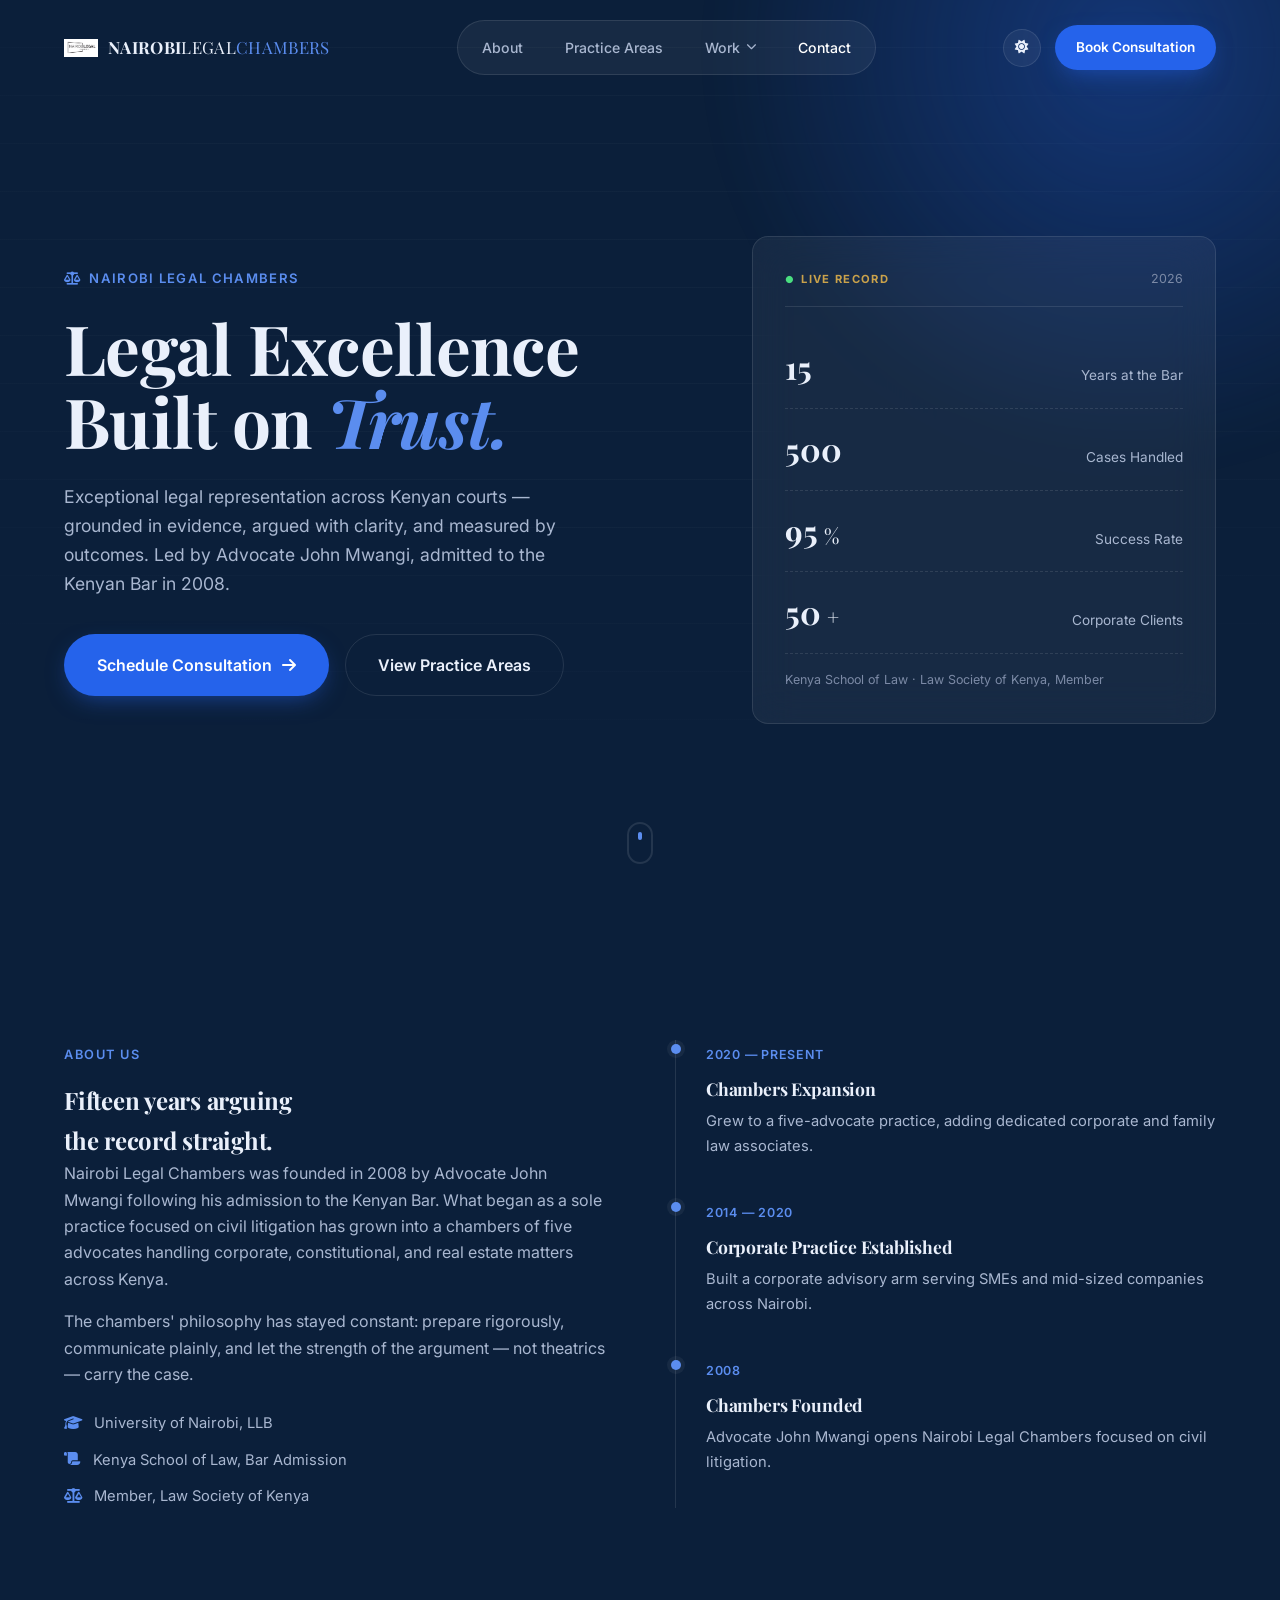
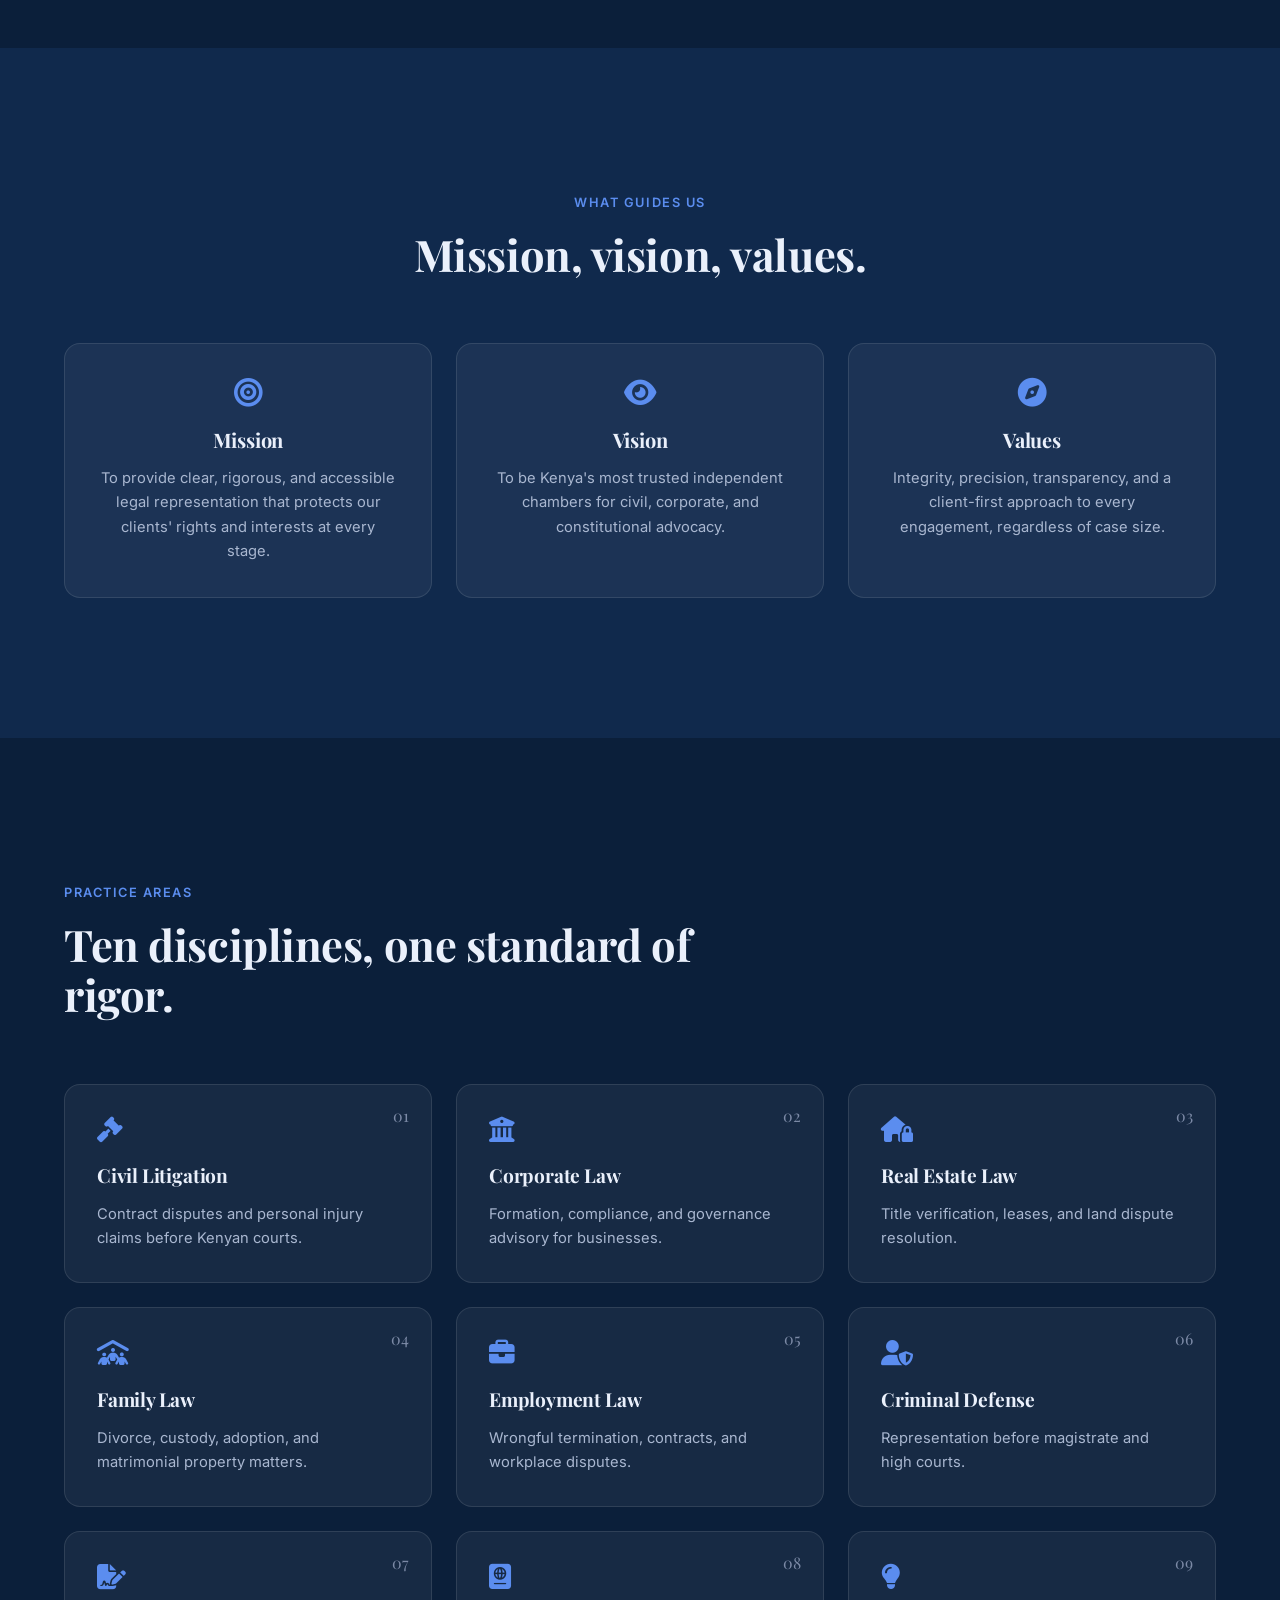
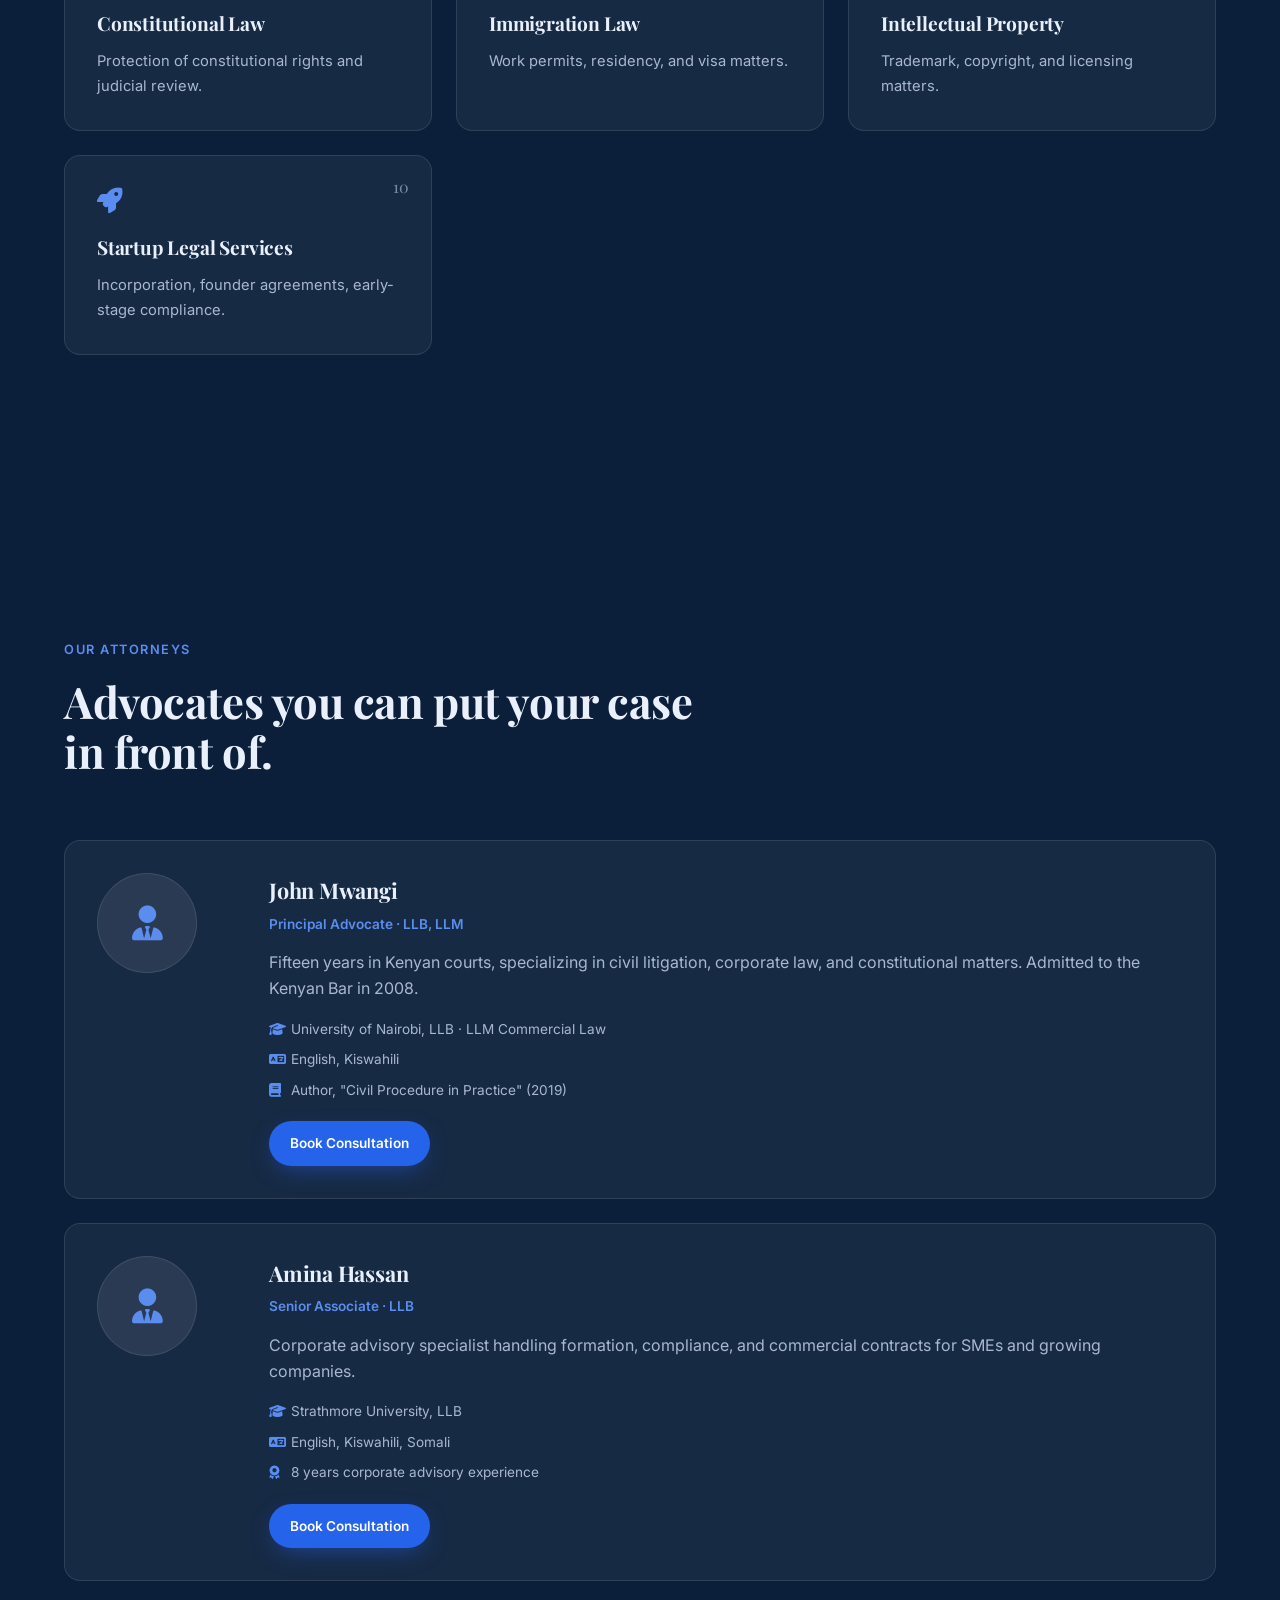
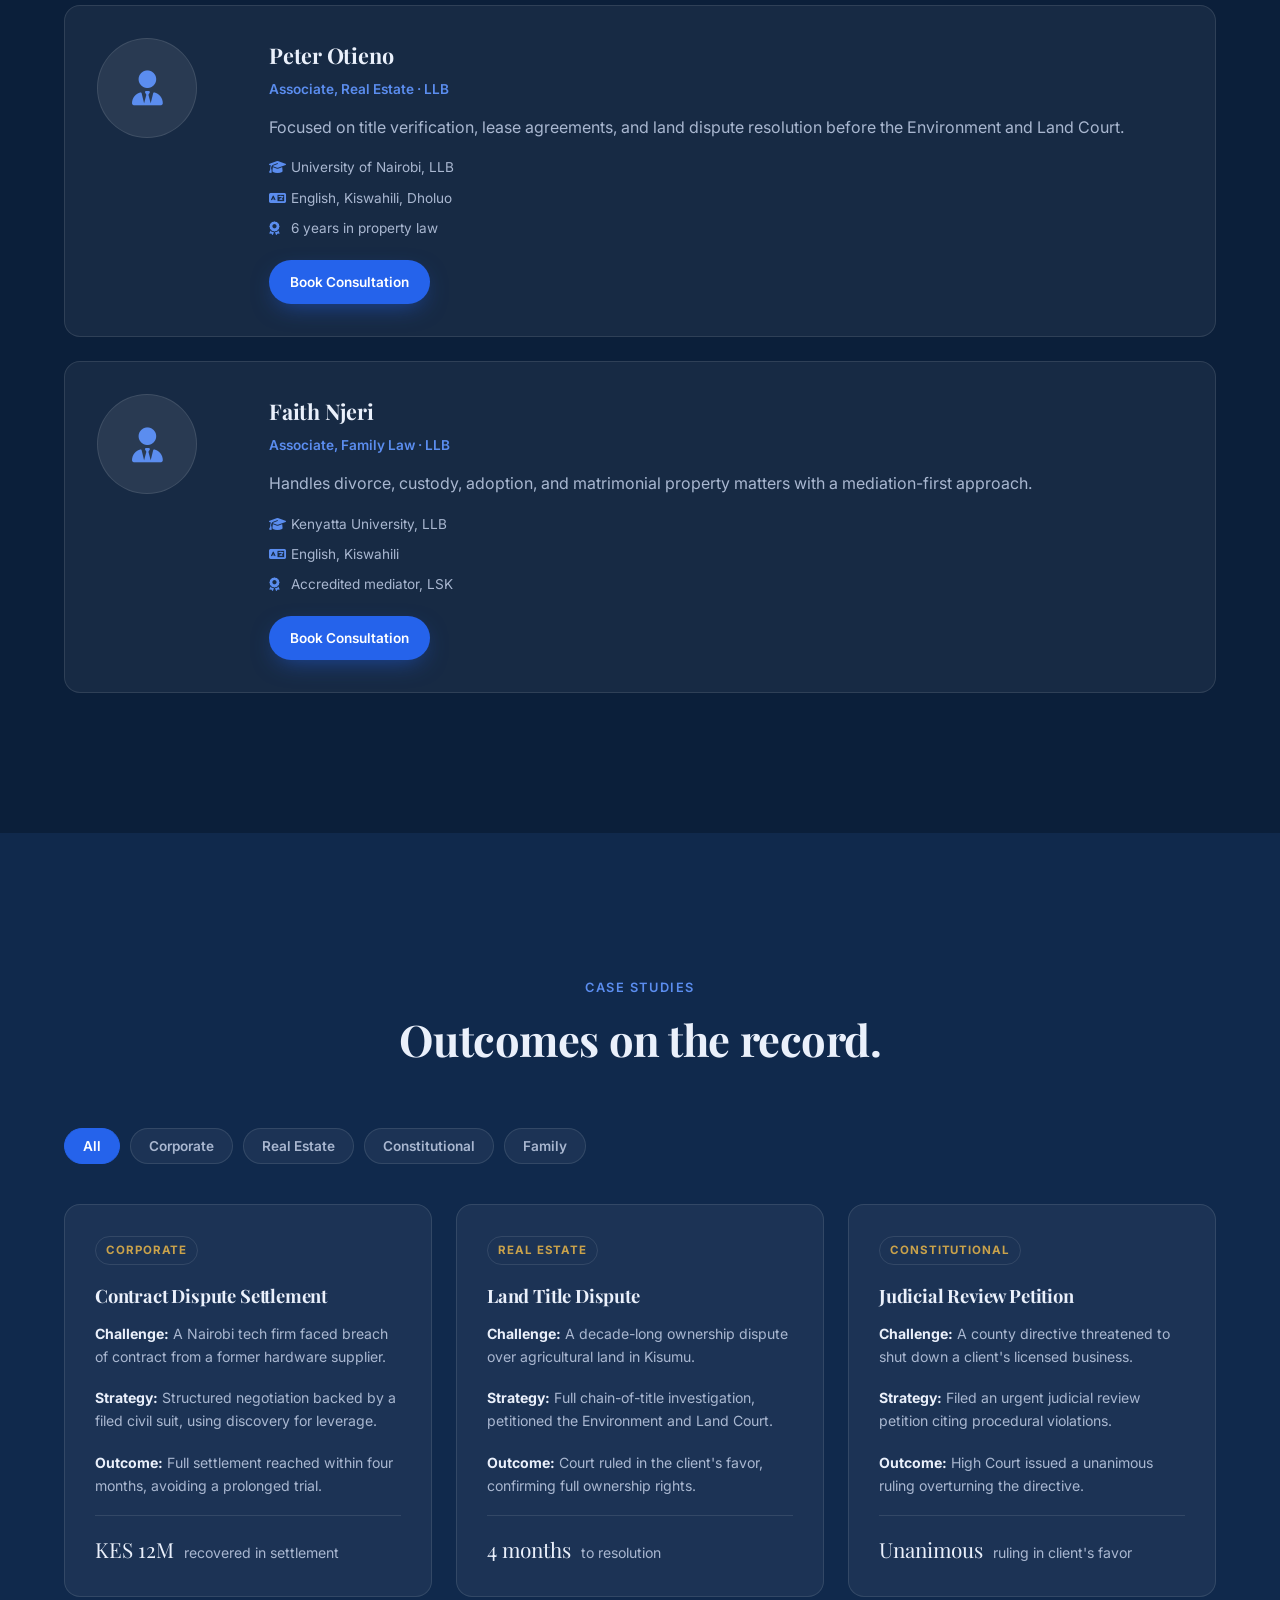
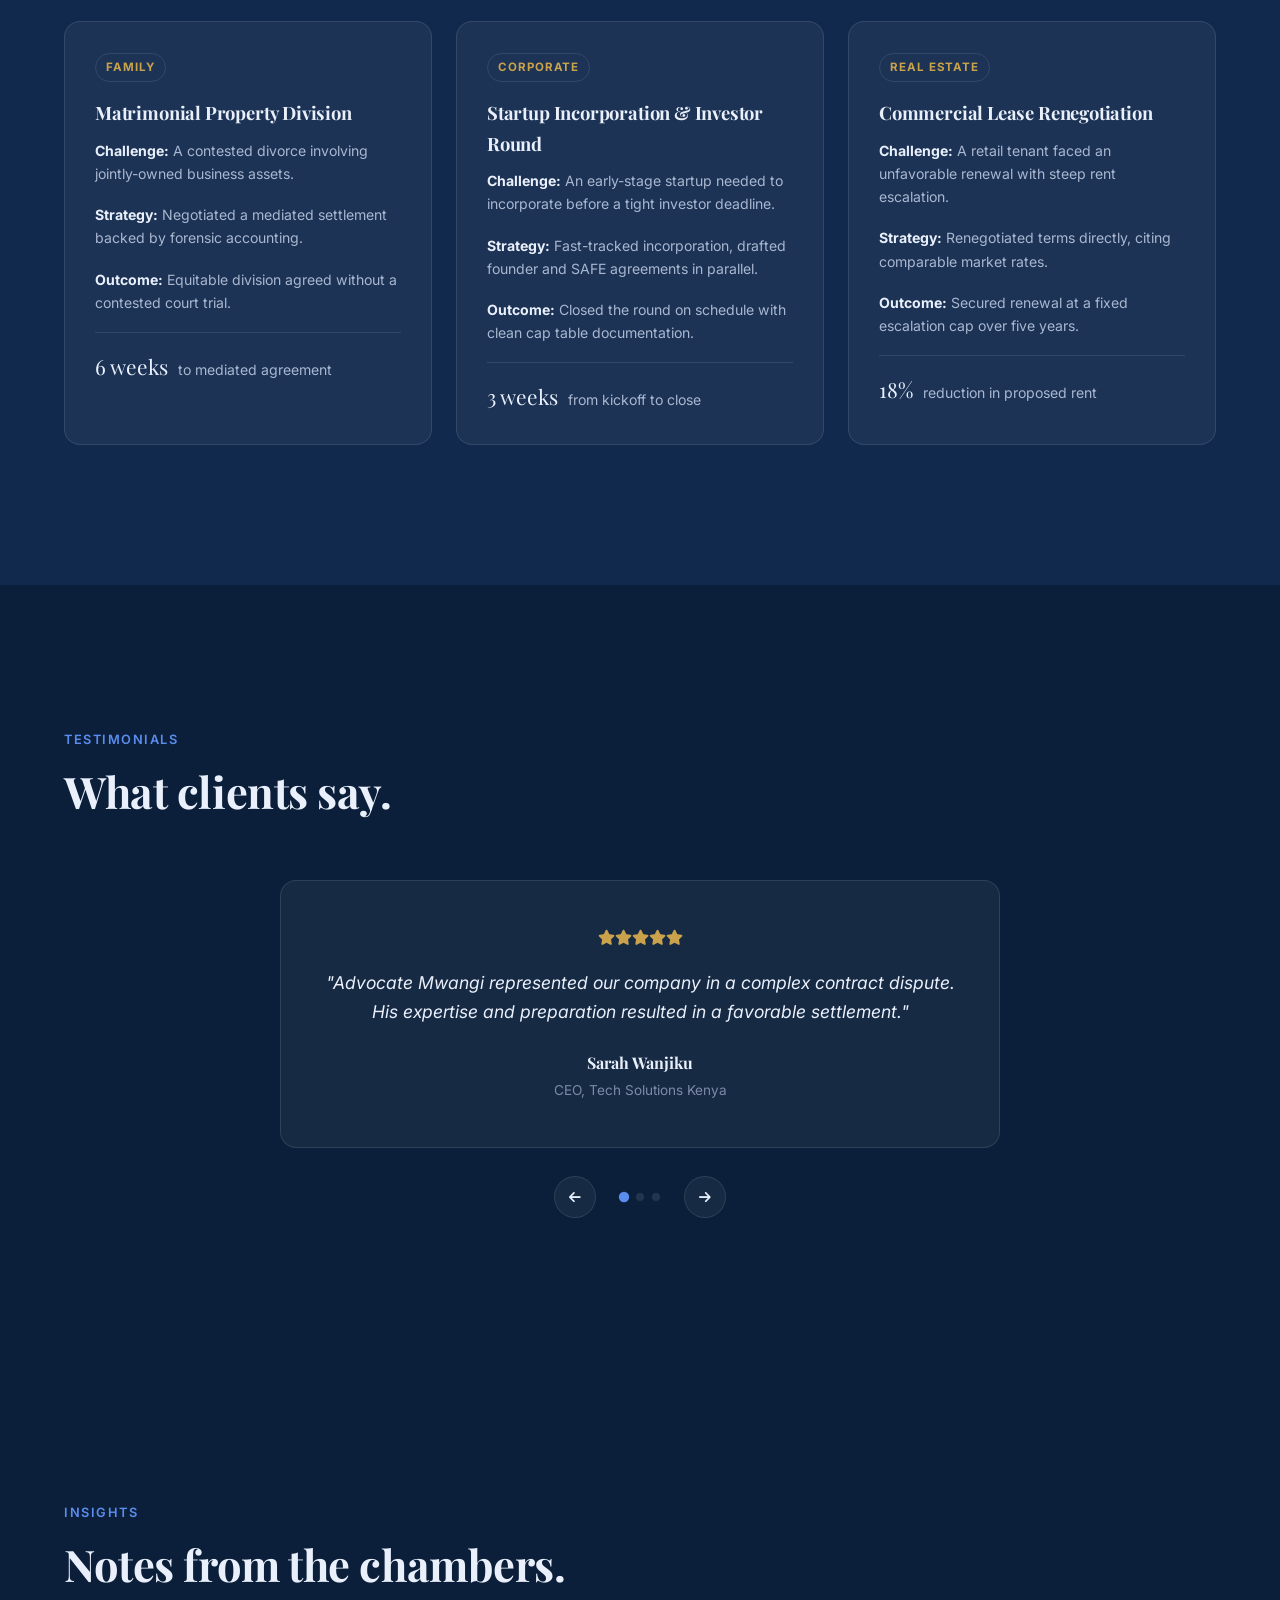
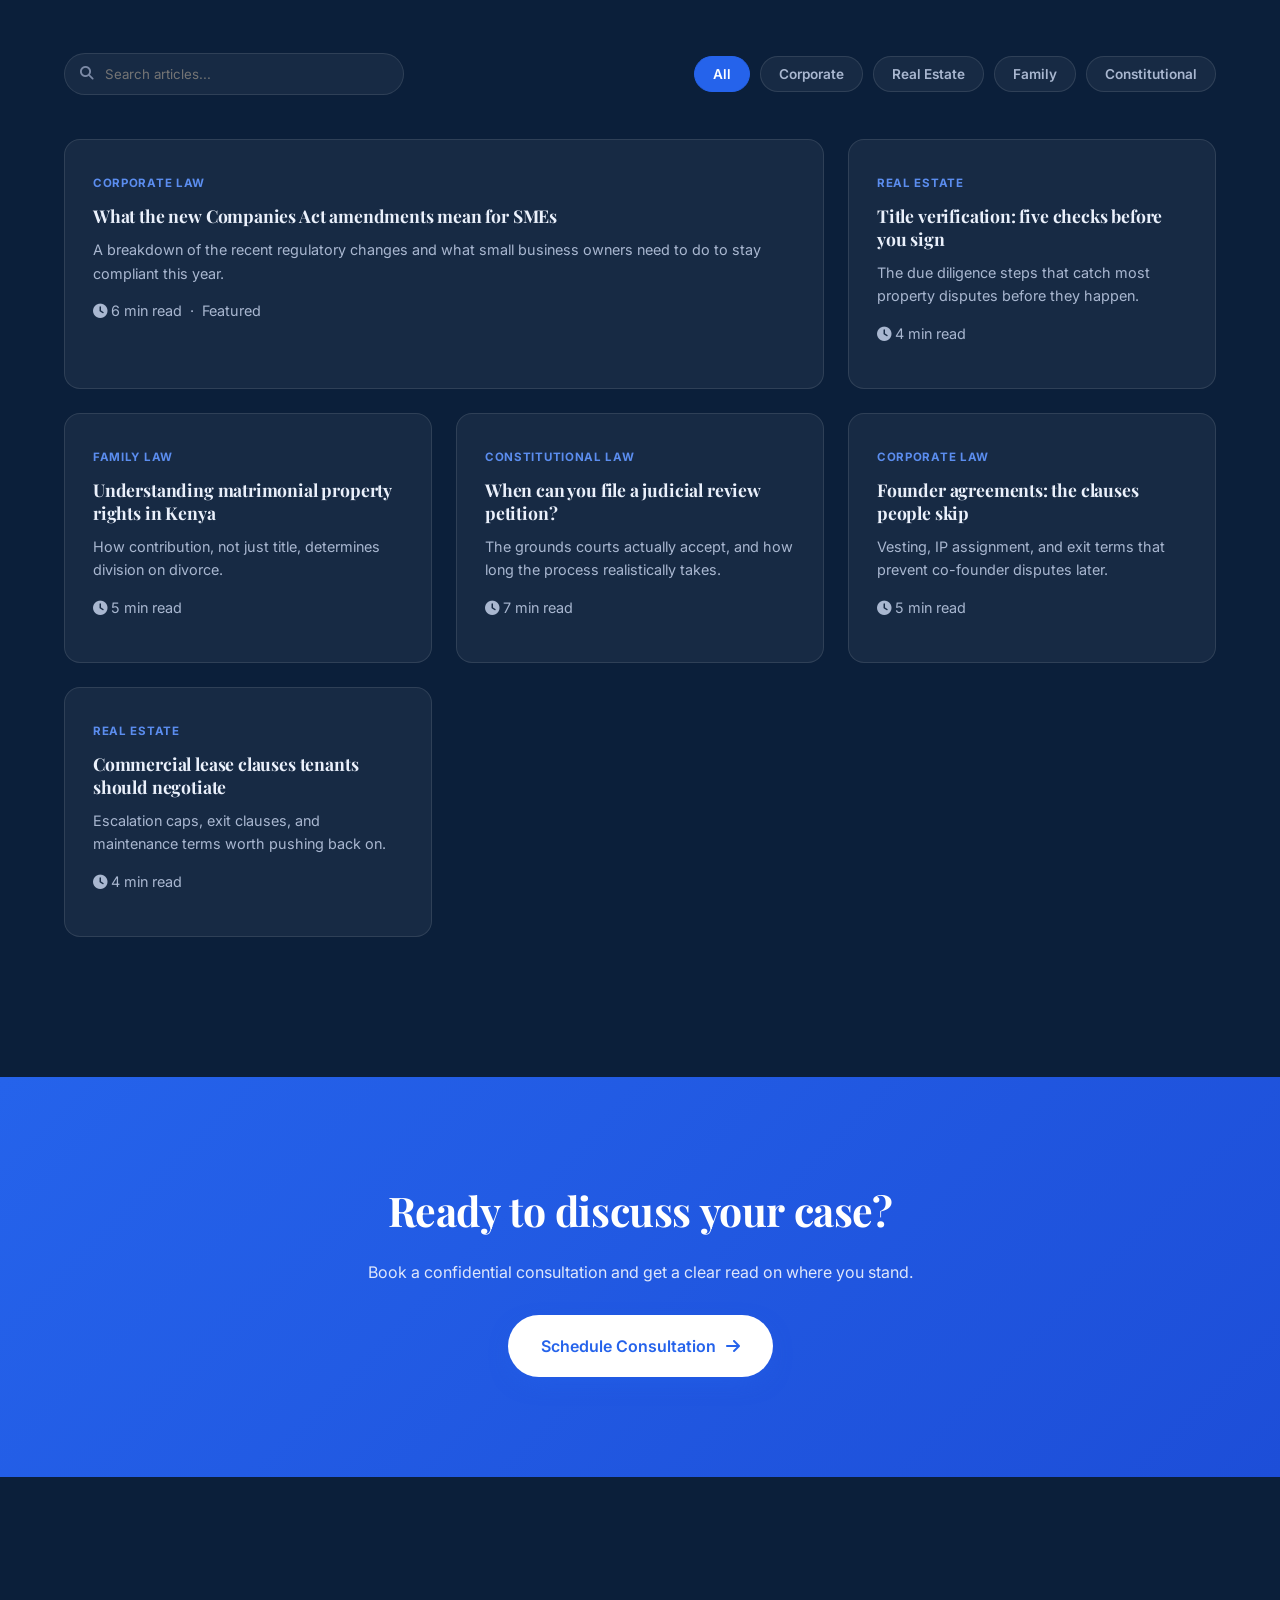
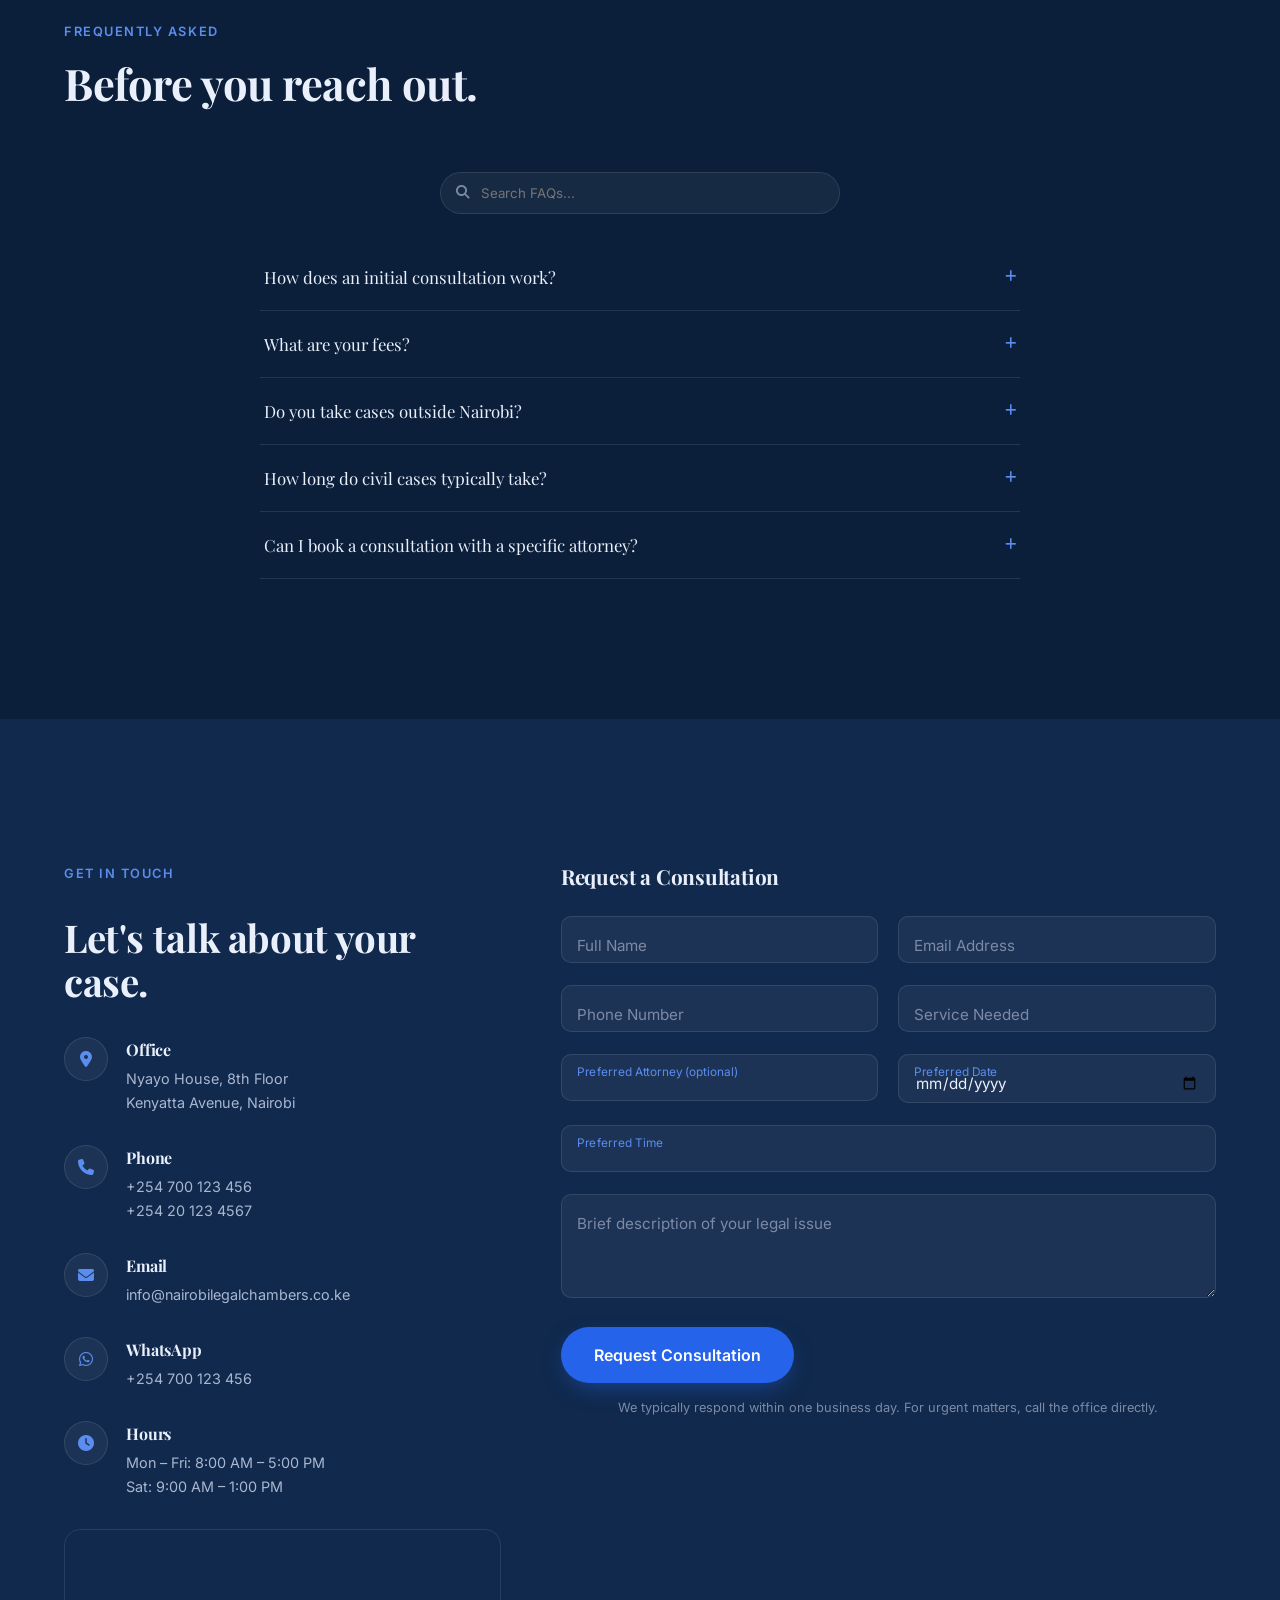
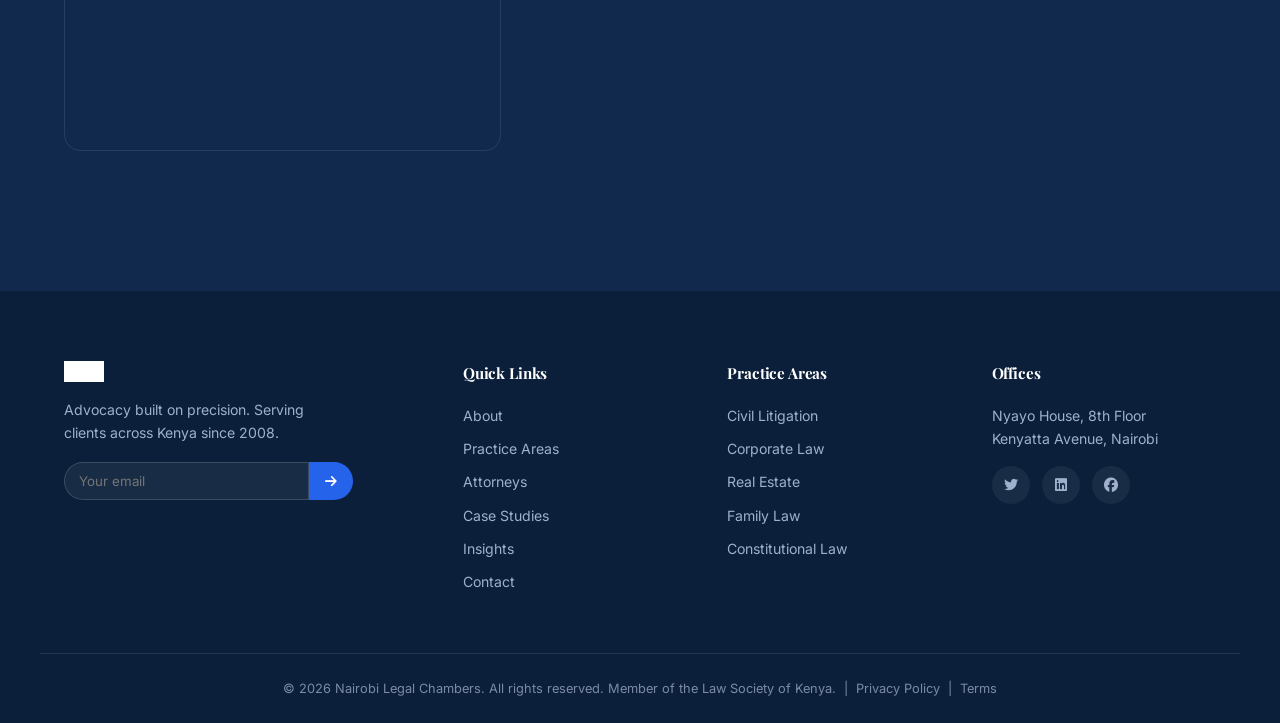
<file: index.html>
<!DOCTYPE html>
<html lang="en">
<head>
<meta charset="UTF-8">
<meta name="viewport" content="width=device-width, initial-scale=1.0">
<title>Nairobi Legal Chambers | Advocate John Mwangi</title>
<meta name="description" content="Nairobi Legal Chambers — civil litigation, corporate law, and constitutional advocacy in Kenya, led by Advocate John Mwangi.">
<meta property="og:title" content="Nairobi Legal Chambers">
<meta property="og:description" content="Advocacy built on precision. Legal representation across Kenyan courts.">
<meta property="og:type" content="website">
<link rel="preconnect" href="https://fonts.googleapis.com">
<link href="https://fonts.googleapis.com/css2?family=Playfair+Display:wght@500;600;700;800&family=Inter:wght@300;400;500;600;700&display=swap" rel="stylesheet">
<link rel="stylesheet" href="https://cdnjs.cloudflare.com/ajax/libs/font-awesome/6.4.0/css/all.min.css">
<link rel="stylesheet" href="style.css">
<link rel="icon" type="image/png" href="logo.png">
</head>
<body>

<div class="scroll-progress" id="scrollProgress"></div>
<div class="loader" id="loader"><div class="loader-mark"><img src="logo.png" alt=""></div></div>

<!-- ============ NAV ============ -->
<nav class="navbar" id="navbar">
  <div class="container nav-container">
    <a href="#home" class="brand">
      <img src="logo.png" alt="Nairobi Legal Chambers" class="brand-mark">
      <span class="brand-text"><strong>NAIROBI</strong>LEGAL<em>CHAMBERS</em></span>
    </a>

    <div class="nav-center">
      <ul class="nav-links" id="navLinks">
        <li><a href="#about" class="nav-link" data-section="about">About</a></li>
        <li><a href="#practice" class="nav-link" data-section="practice">Practice Areas</a></li>
        <li class="nav-dropdown" id="workDropdown">
          <button class="nav-link dropdown-trigger" id="dropdownTrigger" aria-haspopup="true" aria-expanded="false">
            Work <i class="fas fa-chevron-down"></i>
          </button>
          <div class="dropdown-panel">
            <a href="#attorneys" class="dropdown-item" data-section="attorneys">
              <i class="fas fa-user-tie"></i>
              <span><strong>Attorneys</strong><small>Meet the team</small></span>
            </a>
            <a href="#cases" class="dropdown-item" data-section="cases">
              <i class="fas fa-scale-balanced"></i>
              <span><strong>Case Studies</strong><small>Outcomes on record</small></span>
            </a>
            <a href="#insights" class="dropdown-item" data-section="insights">
              <i class="fas fa-lightbulb"></i>
              <span><strong>Insights</strong><small>Articles &amp; notes</small></span>
            </a>
          </div>
        </li>
        <li><a href="#contact" class="nav-link" data-section="contact">Contact</a></li>
        <span class="nav-indicator" id="navIndicator"></span>
      </ul>
    </div>

    <div class="nav-actions">
      <button class="theme-toggle" id="themeToggle" aria-label="Toggle dark or light theme">
        <i class="fas fa-sun"></i>
        <i class="fas fa-moon"></i>
      </button>
      <a href="#book" class="btn btn-primary btn-sm nav-cta">Book Consultation</a>
      <button class="menu-toggle" id="menuToggle" aria-label="Toggle menu">
        <span></span><span></span><span></span>
      </button>
    </div>
  </div>
</nav>

<!-- ============ HERO ============ -->
<section class="hero" id="home">
  <div class="hero-ledger" aria-hidden="true"></div>
  <div class="hero-glow" aria-hidden="true"></div>
  <div class="container hero-container">
    <div class="hero-content" data-reveal>
      <div class="hero-eyebrow"><i class="fas fa-scale-balanced"></i> Nairobi Legal Chambers</div>
      <h1>Legal Excellence<br>Built on <span class="text-accent">Trust.</span></h1>
      <p class="hero-lede">Exceptional legal representation across Kenyan courts — grounded in evidence, argued with clarity, and measured by outcomes. Led by Advocate John Mwangi, admitted to the Kenyan Bar in 2008.</p>
      <div class="hero-buttons">
        <a href="#book" class="btn btn-primary btn-lg magnetic">Schedule Consultation <i class="fas fa-arrow-right"></i></a>
        <a href="#practice" class="btn btn-ghost btn-lg magnetic">View Practice Areas</a>
      </div>
    </div>
    <div class="hero-panel" data-reveal data-reveal-delay="1">
      <div class="docket-card">
        <div class="docket-head"><span class="docket-tag">LIVE RECORD</span><span class="docket-year" id="docketYear"></span></div>
        <div class="docket-row"><span class="docket-num" data-target="15">0</span><span class="docket-label">Years at the Bar</span></div>
        <div class="docket-row"><span class="docket-num" data-target="500">0</span><span class="docket-label">Cases Handled</span></div>
        <div class="docket-row"><span class="docket-num" data-target="95">0</span><span class="docket-suffix">%</span><span class="docket-label">Success Rate</span></div>
        <div class="docket-row"><span class="docket-num" data-target="50">0</span><span class="docket-suffix">+</span><span class="docket-label">Corporate Clients</span></div>
        <div class="docket-foot">Kenya School of Law · Law Society of Kenya, Member</div>
      </div>
    </div>
  </div>
  <a href="#about" class="scroll-cue" aria-label="Scroll to content"><span></span></a>
</section>

<!-- ============ ABOUT ============ -->
<section class="section about-history" id="about">
  <div class="container about-grid">
    <div class="about-text" data-reveal>
      <span class="eyebrow">About Us</span>
      <h2>Fifteen years arguing<br>the record straight.</h2>
      <p>Nairobi Legal Chambers was founded in 2008 by Advocate John Mwangi following his admission to the Kenyan Bar. What began as a sole practice focused on civil litigation has grown into a chambers of five advocates handling corporate, constitutional, and real estate matters across Kenya.</p>
      <p>The chambers' philosophy has stayed constant: prepare rigorously, communicate plainly, and let the strength of the argument — not theatrics — carry the case.</p>
      <div class="quali-list">
        <div class="quali-item"><i class="fas fa-graduation-cap"></i><span>University of Nairobi, LLB</span></div>
        <div class="quali-item"><i class="fas fa-scroll"></i><span>Kenya School of Law, Bar Admission</span></div>
        <div class="quali-item"><i class="fas fa-scale-balanced"></i><span>Member, Law Society of Kenya</span></div>
      </div>
    </div>
    <div class="timeline" data-reveal data-reveal-delay="1">
      <div class="timeline-item"><div class="timeline-dot"></div><span class="timeline-date">2020 — Present</span><h4>Chambers Expansion</h4><p>Grew to a five-advocate practice, adding dedicated corporate and family law associates.</p></div>
      <div class="timeline-item"><div class="timeline-dot"></div><span class="timeline-date">2014 — 2020</span><h4>Corporate Practice Established</h4><p>Built a corporate advisory arm serving SMEs and mid-sized companies across Nairobi.</p></div>
      <div class="timeline-item"><div class="timeline-dot"></div><span class="timeline-date">2008</span><h4>Chambers Founded</h4><p>Advocate John Mwangi opens Nairobi Legal Chambers focused on civil litigation.</p></div>
    </div>
  </div>
</section>

<section class="section values">
  <div class="container">
    <div class="section-head light" data-reveal><span class="eyebrow">What Guides Us</span><h2>Mission, vision, values.</h2></div>
    <div class="values-grid">
      <div class="value-card" data-reveal><i class="fas fa-bullseye"></i><h3>Mission</h3><p>To provide clear, rigorous, and accessible legal representation that protects our clients' rights and interests at every stage.</p></div>
      <div class="value-card" data-reveal data-reveal-delay="1"><i class="fas fa-eye"></i><h3>Vision</h3><p>To be Kenya's most trusted independent chambers for civil, corporate, and constitutional advocacy.</p></div>
      <div class="value-card" data-reveal data-reveal-delay="2"><i class="fas fa-compass"></i><h3>Values</h3><p>Integrity, precision, transparency, and a client-first approach to every engagement, regardless of case size.</p></div>
    </div>
  </div>
</section>

<!-- ============ PRACTICE AREAS ============ -->
<section class="section practice" id="practice">
  <div class="container">
    <div class="section-head" data-reveal><span class="eyebrow">Practice Areas</span><h2>Ten disciplines, one standard of rigor.</h2></div>
    <div class="practice-grid">
      <article class="practice-card" data-reveal><div class="practice-num">01</div><i class="fas fa-gavel"></i><h3>Civil Litigation</h3><p class="practice-summary">Contract disputes and personal injury claims before Kenyan courts.</p><p class="practice-detail">From pre-trial negotiation to appeal, we manage the full lifecycle of a civil claim before the High Court.</p></article>
      <article class="practice-card" data-reveal data-reveal-delay="1"><div class="practice-num">02</div><i class="fas fa-building-columns"></i><h3>Corporate Law</h3><p class="practice-summary">Formation, compliance, and governance advisory for businesses.</p><p class="practice-detail">We structure companies, draft shareholder agreements, and keep boards compliant with Kenyan corporate law.</p></article>
      <article class="practice-card" data-reveal data-reveal-delay="2"><div class="practice-num">03</div><i class="fas fa-house-lock"></i><h3>Real Estate Law</h3><p class="practice-summary">Title verification, leases, and land dispute resolution.</p><p class="practice-detail">Title searches, lease drafting, and representation before the Environment and Land Court.</p></article>
      <article class="practice-card" data-reveal><div class="practice-num">04</div><i class="fas fa-people-roof"></i><h3>Family Law</h3><p class="practice-summary">Divorce, custody, adoption, and matrimonial property matters.</p><p class="practice-detail">Handled with discretion — mediation-first where possible, courtroom-ready where necessary.</p></article>
      <article class="practice-card" data-reveal data-reveal-delay="1"><div class="practice-num">05</div><i class="fas fa-briefcase"></i><h3>Employment Law</h3><p class="practice-summary">Wrongful termination, contracts, and workplace disputes.</p><p class="practice-detail">Advisory for employers and employees on contracts, discipline, and tribunal representation.</p></article>
      <article class="practice-card" data-reveal data-reveal-delay="2"><div class="practice-num">06</div><i class="fas fa-user-shield"></i><h3>Criminal Defense</h3><p class="practice-summary">Representation before magistrate and high courts.</p><p class="practice-detail">From bail applications to trial defense, protecting the rights of the accused at every stage.</p></article>
      <article class="practice-card" data-reveal><div class="practice-num">07</div><i class="fas fa-file-signature"></i><h3>Constitutional Law</h3><p class="practice-summary">Protection of constitutional rights and judicial review.</p><p class="practice-detail">Human rights advocacy and judicial review petitions before Kenya's constitutional courts.</p></article>
      <article class="practice-card" data-reveal data-reveal-delay="1"><div class="practice-num">08</div><i class="fas fa-passport"></i><h3>Immigration Law</h3><p class="practice-summary">Work permits, residency, and visa matters.</p><p class="practice-detail">Guidance through Kenyan immigration procedures for individuals and relocating companies.</p></article>
      <article class="practice-card" data-reveal data-reveal-delay="2"><div class="practice-num">09</div><i class="fas fa-lightbulb"></i><h3>Intellectual Property</h3><p class="practice-summary">Trademark, copyright, and licensing matters.</p><p class="practice-detail">Registration, enforcement, and licensing advisory to protect brands and creative work.</p></article>
      <article class="practice-card" data-reveal><div class="practice-num">10</div><i class="fas fa-rocket"></i><h3>Startup Legal Services</h3><p class="practice-summary">Incorporation, founder agreements, early-stage compliance.</p><p class="practice-detail">Fixed-fee packages to get new companies incorporated, compliant, and investor-ready.</p></article>
    </div>
  </div>
</section>

<!-- ============ ATTORNEYS ============ -->
<section class="section attorneys" id="attorneys">
  <div class="container">
    <div class="section-head" data-reveal><span class="eyebrow">Our Attorneys</span><h2>Advocates you can put your case in front of.</h2></div>
    <div class="attorney-list">
      <article class="attorney-card" data-reveal>
        <div class="attorney-avatar"><i class="fas fa-user-tie"></i></div>
        <div class="attorney-body">
          <h3>John Mwangi</h3><span class="attorney-title">Principal Advocate · LLB, LLM</span>
          <p>Fifteen years in Kenyan courts, specializing in civil litigation, corporate law, and constitutional matters. Admitted to the Kenyan Bar in 2008.</p>
          <div class="attorney-meta">
            <span><i class="fas fa-graduation-cap"></i> University of Nairobi, LLB · LLM Commercial Law</span>
            <span><i class="fas fa-language"></i> English, Kiswahili</span>
            <span><i class="fas fa-book"></i> Author, "Civil Procedure in Practice" (2019)</span>
          </div>
          <a href="#book" class="btn btn-primary btn-sm">Book Consultation</a>
        </div>
      </article>
      <article class="attorney-card" data-reveal data-reveal-delay="1">
        <div class="attorney-avatar"><i class="fas fa-user-tie"></i></div>
        <div class="attorney-body">
          <h3>Amina Hassan</h3><span class="attorney-title">Senior Associate · LLB</span>
          <p>Corporate advisory specialist handling formation, compliance, and commercial contracts for SMEs and growing companies.</p>
          <div class="attorney-meta">
            <span><i class="fas fa-graduation-cap"></i> Strathmore University, LLB</span>
            <span><i class="fas fa-language"></i> English, Kiswahili, Somali</span>
            <span><i class="fas fa-award"></i> 8 years corporate advisory experience</span>
          </div>
          <a href="#book" class="btn btn-primary btn-sm">Book Consultation</a>
        </div>
      </article>
      <article class="attorney-card" data-reveal data-reveal-delay="2">
        <div class="attorney-avatar"><i class="fas fa-user-tie"></i></div>
        <div class="attorney-body">
          <h3>Peter Otieno</h3><span class="attorney-title">Associate, Real Estate · LLB</span>
          <p>Focused on title verification, lease agreements, and land dispute resolution before the Environment and Land Court.</p>
          <div class="attorney-meta">
            <span><i class="fas fa-graduation-cap"></i> University of Nairobi, LLB</span>
            <span><i class="fas fa-language"></i> English, Kiswahili, Dholuo</span>
            <span><i class="fas fa-award"></i> 6 years in property law</span>
          </div>
          <a href="#book" class="btn btn-primary btn-sm">Book Consultation</a>
        </div>
      </article>
      <article class="attorney-card" data-reveal>
        <div class="attorney-avatar"><i class="fas fa-user-tie"></i></div>
        <div class="attorney-body">
          <h3>Faith Njeri</h3><span class="attorney-title">Associate, Family Law · LLB</span>
          <p>Handles divorce, custody, adoption, and matrimonial property matters with a mediation-first approach.</p>
          <div class="attorney-meta">
            <span><i class="fas fa-graduation-cap"></i> Kenyatta University, LLB</span>
            <span><i class="fas fa-language"></i> English, Kiswahili</span>
            <span><i class="fas fa-award"></i> Accredited mediator, LSK</span>
          </div>
          <a href="#book" class="btn btn-primary btn-sm">Book Consultation</a>
        </div>
      </article>
    </div>
  </div>
</section>

<!-- ============ CASE STUDIES ============ -->
<section class="section results" id="cases">
  <div class="container">
    <div class="section-head light" data-reveal><span class="eyebrow">Case Studies</span><h2>Outcomes on the record.</h2></div>
    <div class="filter-bar" data-reveal>
      <button class="filter-btn active" data-filter="all">All</button>
      <button class="filter-btn" data-filter="corporate">Corporate</button>
      <button class="filter-btn" data-filter="real-estate">Real Estate</button>
      <button class="filter-btn" data-filter="constitutional">Constitutional</button>
      <button class="filter-btn" data-filter="family">Family</button>
    </div>
    <div class="results-grid results-grid-full" id="caseGrid">
      <div class="result-card" data-category="corporate" data-reveal>
        <span class="result-tag">Corporate</span><h3>Contract Dispute Settlement</h3>
        <p><strong>Challenge:</strong> A Nairobi tech firm faced breach of contract from a former hardware supplier.</p>
        <p><strong>Strategy:</strong> Structured negotiation backed by a filed civil suit, using discovery for leverage.</p>
        <p><strong>Outcome:</strong> Full settlement reached within four months, avoiding a prolonged trial.</p>
        <div class="result-metric"><span>KES 12M</span> recovered in settlement</div>
      </div>
      <div class="result-card" data-category="real-estate" data-reveal data-reveal-delay="1">
        <span class="result-tag">Real Estate</span><h3>Land Title Dispute</h3>
        <p><strong>Challenge:</strong> A decade-long ownership dispute over agricultural land in Kisumu.</p>
        <p><strong>Strategy:</strong> Full chain-of-title investigation, petitioned the Environment and Land Court.</p>
        <p><strong>Outcome:</strong> Court ruled in the client's favor, confirming full ownership rights.</p>
        <div class="result-metric"><span>4 months</span> to resolution</div>
      </div>
      <div class="result-card" data-category="constitutional" data-reveal data-reveal-delay="2">
        <span class="result-tag">Constitutional</span><h3>Judicial Review Petition</h3>
        <p><strong>Challenge:</strong> A county directive threatened to shut down a client's licensed business.</p>
        <p><strong>Strategy:</strong> Filed an urgent judicial review petition citing procedural violations.</p>
        <p><strong>Outcome:</strong> High Court issued a unanimous ruling overturning the directive.</p>
        <div class="result-metric"><span>Unanimous</span> ruling in client's favor</div>
      </div>
      <div class="result-card" data-category="family" data-reveal>
        <span class="result-tag">Family</span><h3>Matrimonial Property Division</h3>
        <p><strong>Challenge:</strong> A contested divorce involving jointly-owned business assets.</p>
        <p><strong>Strategy:</strong> Negotiated a mediated settlement backed by forensic accounting.</p>
        <p><strong>Outcome:</strong> Equitable division agreed without a contested court trial.</p>
        <div class="result-metric"><span>6 weeks</span> to mediated agreement</div>
      </div>
      <div class="result-card" data-category="corporate" data-reveal data-reveal-delay="1">
        <span class="result-tag">Corporate</span><h3>Startup Incorporation &amp; Investor Round</h3>
        <p><strong>Challenge:</strong> An early-stage startup needed to incorporate before a tight investor deadline.</p>
        <p><strong>Strategy:</strong> Fast-tracked incorporation, drafted founder and SAFE agreements in parallel.</p>
        <p><strong>Outcome:</strong> Closed the round on schedule with clean cap table documentation.</p>
        <div class="result-metric"><span>3 weeks</span> from kickoff to close</div>
      </div>
      <div class="result-card" data-category="real-estate" data-reveal data-reveal-delay="2">
        <span class="result-tag">Real Estate</span><h3>Commercial Lease Renegotiation</h3>
        <p><strong>Challenge:</strong> A retail tenant faced an unfavorable renewal with steep rent escalation.</p>
        <p><strong>Strategy:</strong> Renegotiated terms directly, citing comparable market rates.</p>
        <p><strong>Outcome:</strong> Secured renewal at a fixed escalation cap over five years.</p>
        <div class="result-metric"><span>18%</span> reduction in proposed rent</div>
      </div>
    </div>
    <p class="no-results" id="noResultsCases" hidden>No case studies match this filter.</p>
  </div>
</section>

<!-- ============ TESTIMONIALS ============ -->
<section class="section testimonials" id="testimonials">
  <div class="container">
    <div class="section-head" data-reveal><span class="eyebrow">Testimonials</span><h2>What clients say.</h2></div>
    <div class="testimonial-slider" data-reveal>
      <div class="testimonial-track" id="testimonialTrack">
        <div class="testimonial-slide active">
          <div class="stars"><i class="fas fa-star"></i><i class="fas fa-star"></i><i class="fas fa-star"></i><i class="fas fa-star"></i><i class="fas fa-star"></i></div>
          <p>"Advocate Mwangi represented our company in a complex contract dispute. His expertise and preparation resulted in a favorable settlement."</p>
          <div class="client-info"><strong>Sarah Wanjiku</strong><span>CEO, Tech Solutions Kenya</span></div>
        </div>
        <div class="testimonial-slide">
          <div class="stars"><i class="fas fa-star"></i><i class="fas fa-star"></i><i class="fas fa-star"></i><i class="fas fa-star"></i><i class="fas fa-star"></i></div>
          <p>"During a difficult family dispute, Advocate Mwangi provided compassionate yet professional representation."</p>
          <div class="client-info"><strong>David Omondi</strong><span>Nairobi</span></div>
        </div>
        <div class="testimonial-slide">
          <div class="stars"><i class="fas fa-star"></i><i class="fas fa-star"></i><i class="fas fa-star"></i><i class="fas fa-star"></i><i class="fas fa-star-half-stroke"></i></div>
          <p>"I consulted Nairobi Legal Chambers for a property dispute that had dragged on for years. Within months, my rights were fully protected."</p>
          <div class="client-info"><strong>Grace Akinyi</strong><span>Property Owner, Kisumu</span></div>
        </div>
      </div>
      <div class="slider-controls">
        <button class="slider-btn" id="prevSlide" aria-label="Previous testimonial"><i class="fas fa-arrow-left"></i></button>
        <div class="slider-dots" id="sliderDots"></div>
        <button class="slider-btn" id="nextSlide" aria-label="Next testimonial"><i class="fas fa-arrow-right"></i></button>
      </div>
    </div>
  </div>
</section>

<!-- ============ INSIGHTS ============ -->
<section class="section insights" id="insights">
  <div class="container">
    <div class="section-head" data-reveal><span class="eyebrow">Insights</span><h2>Notes from the chambers.</h2></div>
    <div class="insights-toolbar" data-reveal>
      <div class="search-field"><i class="fas fa-magnifying-glass"></i><input type="text" id="insightSearch" placeholder="Search articles..."></div>
      <div class="filter-bar">
        <button class="filter-btn active" data-filter="all">All</button>
        <button class="filter-btn" data-filter="corporate">Corporate</button>
        <button class="filter-btn" data-filter="real-estate">Real Estate</button>
        <button class="filter-btn" data-filter="family">Family</button>
        <button class="filter-btn" data-filter="constitutional">Constitutional</button>
      </div>
    </div>
    <div class="insights-grid" id="insightsGrid">
      <article class="insight-card featured" data-category="corporate" data-reveal>
        <span class="insight-category">Corporate Law</span>
        <h3>What the new Companies Act amendments mean for SMEs</h3>
        <p>A breakdown of the recent regulatory changes and what small business owners need to do to stay compliant this year.</p>
        <p class="insight-meta"><i class="fas fa-clock"></i> 6 min read &nbsp;·&nbsp; Featured</p>
      </article>
      <article class="insight-card" data-category="real-estate" data-reveal data-reveal-delay="1">
        <span class="insight-category">Real Estate</span><h3>Title verification: five checks before you sign</h3>
        <p>The due diligence steps that catch most property disputes before they happen.</p>
        <p class="insight-meta"><i class="fas fa-clock"></i> 4 min read</p>
      </article>
      <article class="insight-card" data-category="family" data-reveal data-reveal-delay="2">
        <span class="insight-category">Family Law</span><h3>Understanding matrimonial property rights in Kenya</h3>
        <p>How contribution, not just title, determines division on divorce.</p>
        <p class="insight-meta"><i class="fas fa-clock"></i> 5 min read</p>
      </article>
      <article class="insight-card" data-category="constitutional" data-reveal>
        <span class="insight-category">Constitutional Law</span><h3>When can you file a judicial review petition?</h3>
        <p>The grounds courts actually accept, and how long the process realistically takes.</p>
        <p class="insight-meta"><i class="fas fa-clock"></i> 7 min read</p>
      </article>
      <article class="insight-card" data-category="corporate" data-reveal data-reveal-delay="1">
        <span class="insight-category">Corporate Law</span><h3>Founder agreements: the clauses people skip</h3>
        <p>Vesting, IP assignment, and exit terms that prevent co-founder disputes later.</p>
        <p class="insight-meta"><i class="fas fa-clock"></i> 5 min read</p>
      </article>
      <article class="insight-card" data-category="real-estate" data-reveal data-reveal-delay="2">
        <span class="insight-category">Real Estate</span><h3>Commercial lease clauses tenants should negotiate</h3>
        <p>Escalation caps, exit clauses, and maintenance terms worth pushing back on.</p>
        <p class="insight-meta"><i class="fas fa-clock"></i> 4 min read</p>
      </article>
    </div>
    <p class="no-results" id="noResultsInsights" hidden>No articles match your search.</p>
  </div>
</section>

<!-- ============ CONTACT CTA BAND ============ -->
<section class="section contact-cta">
  <div class="container cta-inner" data-reveal>
    <h2>Ready to discuss your case?</h2>
    <p>Book a confidential consultation and get a clear read on where you stand.</p>
    <a href="#book" class="btn btn-primary btn-lg magnetic">Schedule Consultation <i class="fas fa-arrow-right"></i></a>
  </div>
</section>

<!-- ============ FAQ ============ -->
<section class="section faq" id="faq">
  <div class="container">
    <div class="section-head" data-reveal><span class="eyebrow">Frequently Asked</span><h2>Before you reach out.</h2></div>
    <div class="faq-search" data-reveal><i class="fas fa-magnifying-glass"></i><input type="text" id="faqSearch" placeholder="Search FAQs..."></div>
    <div class="faq-list" data-reveal>
      <div class="faq-item"><button class="faq-question">How does an initial consultation work? <i class="fas fa-plus"></i></button><div class="faq-answer"><p>We start with a confidential 30-minute consultation to understand your matter, outline realistic options, and confirm whether the chambers is the right fit before any engagement begins.</p></div></div>
      <div class="faq-item"><button class="faq-question">What are your fees? <i class="fas fa-plus"></i></button><div class="faq-answer"><p>Fees depend on case type and complexity. Litigation is typically billed hourly or on a fixed brief fee; corporate advisory work is quoted per engagement.</p></div></div>
      <div class="faq-item"><button class="faq-question">Do you take cases outside Nairobi? <i class="fas fa-plus"></i></button><div class="faq-answer"><p>Yes. We represent clients across Kenya, including matters before courts in Kisumu, Mombasa, and other jurisdictions, with remote consultations available.</p></div></div>
      <div class="faq-item"><button class="faq-question">How long do civil cases typically take? <i class="fas fa-plus"></i></button><div class="faq-answer"><p>Timelines vary widely — straightforward matters can resolve in a few months, while contested litigation can take longer. We give a realistic estimate at the outset.</p></div></div>
      <div class="faq-item"><button class="faq-question">Can I book a consultation with a specific attorney? <i class="fas fa-plus"></i></button><div class="faq-answer"><p>Yes — select a preferred attorney in the booking form below, or mention it by phone or email and we'll match you accordingly.</p></div></div>
    </div>
  </div>
</section>

<!-- ============ CONTACT ============ -->
<section class="section contact" id="contact">
  <div class="container contact-grid">
    <div class="contact-info" data-reveal>
      <span class="eyebrow">Get in Touch</span>
      <h2>Let's talk about your case.</h2>
      <div class="contact-item"><i class="fas fa-location-dot"></i><div><h4>Office</h4><p>Nyayo House, 8th Floor<br>Kenyatta Avenue, Nairobi</p></div></div>
      <div class="contact-item"><i class="fas fa-phone"></i><div><h4>Phone</h4><p>+254 700 123 456<br>+254 20 123 4567</p></div></div>
      <div class="contact-item"><i class="fas fa-envelope"></i><div><h4>Email</h4><p>info@nairobilegalchambers.co.ke</p></div></div>
      <div class="contact-item"><i class="fab fa-whatsapp"></i><div><h4>WhatsApp</h4><p>+254 700 123 456</p></div></div>
      <div class="contact-item"><i class="fas fa-clock"></i><div><h4>Hours</h4><p>Mon – Fri: 8:00 AM – 5:00 PM<br>Sat: 9:00 AM – 1:00 PM</p></div></div>
      <div class="map-embed"><iframe title="Office location map" src="https://maps.google.com/maps?q=Kenyatta%20Avenue%20Nairobi&t=&z=15&ie=UTF8&iwloc=&output=embed" loading="lazy"></iframe></div>
    </div>

    <form class="contact-form" id="consultationForm" data-reveal data-reveal-delay="1">
      <h3 class="form-title" id="book">Request a Consultation</h3>
      <div class="form-row">
        <div class="form-field"><input type="text" id="name" required placeholder=" "><label for="name">Full Name</label></div>
        <div class="form-field"><input type="email" id="email" required placeholder=" "><label for="email">Email Address</label></div>
      </div>
      <div class="form-row">
        <div class="form-field"><input type="tel" id="phone" placeholder=" "><label for="phone">Phone Number</label></div>
        <div class="form-field">
          <select id="service" required>
            <option value="" disabled selected></option>
            <option value="civil">Civil Litigation</option>
            <option value="corporate">Corporate Law</option>
            <option value="real-estate">Real Estate Law</option>
            <option value="family">Family Law</option>
            <option value="constitutional">Constitutional Law</option>
            <option value="mediation">Mediation &amp; Arbitration</option>
          </select>
          <label for="service">Service Needed</label>
        </div>
      </div>
      <div class="form-row">
        <div class="form-field">
          <select id="attorney">
            <option value="" disabled selected></option>
            <option value="mwangi">John Mwangi</option>
            <option value="hassan">Amina Hassan</option>
            <option value="otieno">Peter Otieno</option>
            <option value="njeri">Faith Njeri</option>
          </select>
          <label for="attorney">Preferred Attorney (optional)</label>
        </div>
        <div class="form-field"><input type="date" id="preferredDate" placeholder=" "><label for="preferredDate">Preferred Date</label></div>
      </div>
      <div class="form-field">
        <select id="preferredTime">
          <option value="" disabled selected></option>
          <option value="morning">Morning (8:00 – 11:00)</option>
          <option value="midday">Midday (11:00 – 2:00)</option>
          <option value="afternoon">Afternoon (2:00 – 5:00)</option>
        </select>
        <label for="preferredTime">Preferred Time</label>
      </div>
      <div class="form-field"><textarea id="message" rows="4" required placeholder=" "></textarea><label for="message">Brief description of your legal issue</label></div>
      <button type="submit" class="btn btn-primary btn-lg" id="submitBtn">
        <span class="btn-label">Request Consultation</span>
        <i class="fas fa-check btn-check"></i>
      </button>
      <p class="form-note">We typically respond within one business day. For urgent matters, call the office directly.</p>
    </form>
  </div>
</section>

<!-- ============ FOOTER ============ -->
<footer class="footer">
  <div class="container footer-grid">
    <div class="footer-brand">
      <img src="logo.png" alt="Nairobi Legal Chambers">
      <p>Advocacy built on precision. Serving clients across Kenya since 2008.</p>
      <form class="newsletter-form" id="newsletterForm">
        <input type="email" placeholder="Your email" required aria-label="Email for newsletter">
        <button type="submit" aria-label="Subscribe"><i class="fas fa-arrow-right"></i></button>
      </form>
    </div>
    <div class="footer-col">
      <h4>Quick Links</h4>
      <a href="#about">About</a>
      <a href="#practice">Practice Areas</a>
      <a href="#attorneys">Attorneys</a>
      <a href="#cases">Case Studies</a>
      <a href="#insights">Insights</a>
      <a href="#contact">Contact</a>
    </div>
    <div class="footer-col">
      <h4>Practice Areas</h4>
      <a href="#practice">Civil Litigation</a>
      <a href="#practice">Corporate Law</a>
      <a href="#practice">Real Estate</a>
      <a href="#practice">Family Law</a>
      <a href="#practice">Constitutional Law</a>
    </div>
    <div class="footer-col">
      <h4>Offices</h4>
      <p class="footer-office">Nyayo House, 8th Floor<br>Kenyatta Avenue, Nairobi</p>
      <div class="social-icons">
        <a href="#" aria-label="Twitter"><i class="fab fa-twitter"></i></a>
        <a href="#" aria-label="LinkedIn"><i class="fab fa-linkedin"></i></a>
        <a href="#" aria-label="Facebook"><i class="fab fa-facebook"></i></a>
      </div>
    </div>
  </div>
  <div class="footer-bottom">
    <p>&copy; <span id="year"></span> Nairobi Legal Chambers. All rights reserved. Member of the Law Society of Kenya. &nbsp;|&nbsp; <a href="#">Privacy Policy</a> &nbsp;|&nbsp; <a href="#">Terms</a></p>
  </div>
</footer>

<button class="back-to-top" id="backToTop" aria-label="Back to top"><i class="fas fa-arrow-up"></i></button>

<script src="script.js"></script>
</body>
</html>
</file>
<file: style.css>
*, *::before, *::after { margin: 0; padding: 0; box-sizing: border-box; }

:root{
  --navy: #0B1F3A;
  --navy-2: #10294c;
  --charcoal: #1E293B;
  --royal: #2563EB;
  --royal-light: #5b8def;
  --white: #ffffff;
  --offwhite: #F8FAFC;
  --gray: #E5E7EB;
  --gold: #C9A24B;

  --bg: var(--navy);
  --bg-elevated: var(--navy-2);
  --surface: rgba(255,255,255,0.05);
  --surface-strong: rgba(255,255,255,0.08);
  --border: rgba(255,255,255,0.10);
  --text: #EAF0FB;
  --text-dim: #A9B7D0;
  --text-faint: #7C8AA6;

  --radius: 16px;
  --radius-sm: 10px;
  --ease: cubic-bezier(.16,.84,.44,1);
  --dur: .6s;
  --maxw: 1200px;
}

[data-theme="light"]{
  --bg: var(--offwhite);
  --bg-elevated: #ffffff;
  --surface: rgba(11,31,58,0.04);
  --surface-strong: rgba(11,31,58,0.06);
  --border: rgba(11,31,58,0.10);
  --text: #0B1F3A;
  --text-dim: #45526b;
  --text-faint: #6b7690;
}

@media (prefers-reduced-motion: reduce){
  *{ animation-duration: .01ms !important; animation-iteration-count: 1 !important; transition-duration: .01ms !important; scroll-behavior: auto !important; }
}

html{ scroll-behavior: smooth; }

body{
  font-family: 'Inter', sans-serif;
  background: var(--bg);
  color: var(--text);
  line-height: 1.65;
  overflow-x: hidden;
  transition: background .4s var(--ease), color .4s var(--ease);
}

h1,h2,h3,h4{ font-family: 'Playfair Display', serif; color: var(--text); font-weight: 700; letter-spacing: -0.01em; }

img{ max-width: 100%; display: block; }
a{ color: inherit; text-decoration: none; }
button{ font-family: inherit; }

.container{ width: 100%; max-width: var(--maxw); margin: 0 auto; padding: 0 24px; }
.section{ padding: 140px 0; position: relative; }
:focus-visible{ outline: 2px solid var(--royal-light); outline-offset: 3px; }

.section-head{ max-width: 640px; margin-bottom: 64px; }
.section-head.light{ margin-left: auto; margin-right: auto; text-align: center; }
.eyebrow{
  display: inline-flex; align-items: center; gap: 8px;
  font-size: .8rem; font-weight: 600; letter-spacing: .12em; text-transform: uppercase;
  color: var(--royal-light); margin-bottom: 16px;
}
.section-head h2{ font-size: clamp(2rem, 3.4vw, 2.9rem); line-height: 1.15; }
.text-accent{ color: var(--royal-light); font-style: italic; }

/* ============ BUTTONS ============ */
.btn{
  display: inline-flex; align-items: center; gap: 10px;
  padding: 14px 28px; border-radius: 999px; font-weight: 600; font-size: .95rem;
  border: 1px solid transparent; cursor: pointer; transition: transform .35s var(--ease), box-shadow .35s var(--ease), background .3s;
  white-space: nowrap;
}
.btn-lg{ padding: 17px 32px; font-size: 1rem; }
.btn-sm{ padding: 10px 20px; font-size: .85rem; }
.btn-primary{ background: var(--royal); color: #fff; box-shadow: 0 8px 24px -8px rgba(37,99,235,.6); }
.btn-primary:hover{ transform: translateY(-3px); box-shadow: 0 14px 30px -8px rgba(37,99,235,.7); }
.btn-ghost{ background: transparent; color: var(--text); border-color: var(--border); }
.btn-ghost:hover{ background: var(--surface); transform: translateY(-3px); }

/* ============ LOADER ============ */
.loader{
  position: fixed; inset: 0; z-index: 9999; background: var(--navy);
  display: flex; align-items: center; justify-content: center;
  transition: opacity .6s var(--ease), visibility .6s var(--ease);
}
.loader.hide{ opacity: 0; visibility: hidden; }
.loader-mark img{ width: 56px; animation: pulseMark 1.1s ease-in-out infinite; }
@keyframes pulseMark{ 0%,100%{ transform: scale(1); opacity: .7;} 50%{ transform: scale(1.12); opacity: 1;} }

/* ============ SCROLL PROGRESS ============ */
.scroll-progress{
  position: fixed; top: 0; left: 0; height: 3px; width: 0%;
  background: linear-gradient(90deg, var(--royal), var(--royal-light));
  z-index: 1001; transition: width .1s linear;
}

/* ============ NAV ============ */
.navbar{
  position: fixed; top: 0; left: 0; width: 100%; z-index: 1000;
  padding: 20px 0; transition: padding .35s var(--ease), background .35s var(--ease), border-color .35s var(--ease);
  border-bottom: 1px solid transparent;
}
.navbar.scrolled{
  padding: 12px 0; background: rgba(11,31,58,.72); backdrop-filter: blur(16px) saturate(140%);
  border-bottom-color: var(--border);
}
[data-theme="light"] .navbar.scrolled{ background: rgba(248,250,252,.78); }

.nav-container{ display: flex; align-items: center; justify-content: space-between; gap: 24px; }
.brand{ display: flex; align-items: center; gap: 10px; }
.brand-mark{ width: 34px; height: 34px; object-fit: contain; }
.brand-text{ font-family: 'Playfair Display', serif; font-size: 1.05rem; letter-spacing: .02em; }
.brand-text em{ font-style: normal; color: var(--royal-light); }

.nav-center{ display: flex; justify-content: center; flex: 1; }
.nav-links{
  display: flex; align-items: center; list-style: none; gap: 6px; position: relative;
  background: var(--surface); border: 1px solid var(--border); border-radius: 999px; padding: 6px;
}
.nav-link{
  display: inline-flex; align-items: center; gap: 6px; font-size: .88rem; font-weight: 500;
  color: var(--text-dim); position: relative; padding: 9px 18px; border-radius: 999px;
  transition: color .25s; background: none; border: none; cursor: pointer; z-index: 2; white-space: nowrap;
}
.nav-link:hover{ color: var(--text); }
.nav-link.active{ color: #fff; }
.nav-indicator{
  position: absolute; top: 6px; left: 6px; height: calc(100% - 12px); width: 0;
  background: var(--royal); border-radius: 999px; transition: transform .4s var(--ease), width .4s var(--ease), opacity .3s;
  z-index: 1; opacity: 0;
}
.nav-indicator.show{ opacity: 1; }

/* Dropdown */
.nav-dropdown{ position: relative; }
.dropdown-trigger i{ font-size: .65rem; transition: transform .3s var(--ease); }
.nav-dropdown.open .dropdown-trigger i{ transform: rotate(180deg); }
.dropdown-panel{
  position: absolute; top: calc(100% + 14px); left: 50%; transform: translateX(-50%) translateY(-8px);
  width: 240px; background: var(--bg-elevated); border: 1px solid var(--border); border-radius: var(--radius-sm);
  box-shadow: 0 20px 40px -12px rgba(0,0,0,.35); padding: 8px; opacity: 0; visibility: hidden;
  transition: opacity .28s var(--ease), transform .28s var(--ease), visibility .28s; z-index: 50;
}
.nav-dropdown.open .dropdown-panel{ opacity: 1; visibility: visible; transform: translateX(-50%) translateY(0); }
.dropdown-item{ display: flex; align-items: center; gap: 12px; padding: 10px 12px; border-radius: 8px; transition: background .2s; }
.dropdown-item:hover{ background: var(--surface); }
.dropdown-item i{ color: var(--royal-light); font-size: .95rem; width: 18px; text-align: center; }
.dropdown-item span{ display: flex; flex-direction: column; }
.dropdown-item strong{ font-size: .86rem; color: var(--text); font-weight: 600; }
.dropdown-item small{ font-size: .75rem; color: var(--text-faint); }

.nav-actions{ display: flex; align-items: center; gap: 14px; }
.theme-toggle{
  width: 38px; height: 38px; border-radius: 50%; border: 1px solid var(--border); background: var(--surface);
  display: flex; align-items: center; justify-content: center; cursor: pointer; position: relative; color: var(--text);
}
.theme-toggle i{ position: absolute; transition: opacity .3s, transform .3s; font-size: .85rem; }
.theme-toggle .fa-moon{ opacity: 0; transform: rotate(-90deg) scale(.5); }
[data-theme="light"] .theme-toggle .fa-sun{ opacity: 0; transform: rotate(90deg) scale(.5); }
[data-theme="light"] .theme-toggle .fa-moon{ opacity: 1; transform: rotate(0) scale(1); }

.nav-cta{ display: inline-flex; }
.menu-toggle{ display: none; width: 38px; height: 30px; flex-direction: column; justify-content: space-between; background: none; border: none; cursor: pointer; }
.menu-toggle span{ display: block; height: 2px; background: var(--text); border-radius: 2px; transition: transform .3s var(--ease), opacity .3s; }
.menu-toggle.active span:nth-child(1){ transform: translateY(14px) rotate(45deg); }
.menu-toggle.active span:nth-child(2){ opacity: 0; }
.menu-toggle.active span:nth-child(3){ transform: translateY(-14px) rotate(-45deg); }

/* ============ HERO ============ */
.hero{
  position: relative; min-height: 100vh; display: flex; align-items: center;
  padding: 140px 0 80px; overflow: hidden; background: var(--navy);
}
[data-theme="light"] .hero{ background: linear-gradient(180deg, #eef2fb 0%, var(--offwhite) 100%); }

.hero-ledger{
  position: absolute; inset: 0;
  background-image: repeating-linear-gradient(to bottom, transparent 0, transparent 47px, rgba(255,255,255,.05) 48px);
  mask-image: radial-gradient(ellipse 90% 70% at 50% 30%, black 40%, transparent 90%);
}
[data-theme="light"] .hero-ledger{ background-image: repeating-linear-gradient(to bottom, transparent 0, transparent 47px, rgba(11,31,58,.06) 48px); }

.hero-glow{
  position: absolute; width: 900px; height: 900px; top: -400px; right: -300px; border-radius: 50%;
  background: radial-gradient(circle, rgba(37,99,235,.35), transparent 65%);
  filter: blur(20px); animation: driftGlow 14s ease-in-out infinite alternate;
}
@keyframes driftGlow{ from{ transform: translate(0,0);} to{ transform: translate(-60px, 60px);} }

.hero-container{ position: relative; z-index: 1; display: grid; grid-template-columns: 1.15fr .85fr; gap: 60px; align-items: center; }
.hero-eyebrow{ display: inline-flex; align-items: center; gap: 8px; font-size: .82rem; font-weight: 600; letter-spacing: .1em; text-transform: uppercase; color: var(--royal-light); margin-bottom: 22px; }
.hero-content h1{ font-size: clamp(2.6rem, 5.4vw, 4.4rem); line-height: 1.06; margin-bottom: 24px; }
.hero-lede{ font-size: 1.1rem; color: var(--text-dim); max-width: 520px; margin-bottom: 36px; }
.hero-buttons{ display: flex; gap: 16px; flex-wrap: wrap; }

.docket-card{
  background: var(--surface); border: 1px solid var(--border); border-radius: var(--radius);
  padding: 32px; backdrop-filter: blur(20px);
}
.docket-head{ display: flex; justify-content: space-between; align-items: center; margin-bottom: 20px; padding-bottom: 16px; border-bottom: 1px solid var(--border); }
.docket-tag{ font-size: .7rem; letter-spacing: .12em; font-weight: 700; color: var(--gold); }
.docket-tag::before{ content:'●'; color: #4ade80; margin-right: 6px; font-size: .6rem; }
.docket-year{ font-size: .78rem; color: var(--text-faint); }
.docket-row{ display: flex; align-items: baseline; gap: 6px; padding: 14px 0; border-bottom: 1px dashed var(--border); }
.docket-row:last-of-type{ border-bottom: none; }
.docket-num{ font-family: 'Playfair Display', serif; font-size: 2rem; font-weight: 700; color: var(--text); }
.docket-suffix{ font-family: 'Playfair Display', serif; font-size: 1.3rem; color: var(--text); }
.docket-label{ margin-left: auto; font-size: .85rem; color: var(--text-dim); }
.docket-foot{ margin-top: 16px; font-size: .78rem; color: var(--text-faint); }

.scroll-cue{ position: absolute; bottom: 36px; left: 50%; transform: translateX(-50%); width: 26px; height: 42px; border: 2px solid var(--border); border-radius: 20px; }
.scroll-cue span{ position: absolute; top: 8px; left: 50%; transform: translateX(-50%); width: 4px; height: 8px; background: var(--royal-light); border-radius: 2px; animation: scrollCue 1.8s ease-in-out infinite; }
@keyframes scrollCue{ 0%{ opacity: 1; top: 8px;} 70%{ opacity: 0;} 100%{ opacity: 0; top: 22px;} }

/* ============ REVEAL ============ */
[data-reveal]{ opacity: 0; transform: translateY(28px); transition: opacity .8s var(--ease), transform .8s var(--ease); }
[data-reveal].in{ opacity: 1; transform: translateY(0); }
[data-reveal-delay="1"]{ transition-delay: .12s; }
[data-reveal-delay="2"]{ transition-delay: .24s; }

/* ============ ABOUT ============ */
.about-grid{ display: grid; grid-template-columns: 1fr 1fr; gap: 70px; }
.about-text h3{ font-size: 1.5rem; margin-bottom: 18px; }
.about-text p{ color: var(--text-dim); margin-bottom: 16px; }
.quali-list{ margin-top: 24px; display: flex; flex-direction: column; gap: 12px; }
.quali-item{ display: flex; align-items: center; gap: 12px; font-size: .92rem; color: var(--text-dim); }
.quali-item i{ color: var(--royal-light); }

.timeline{ position: relative; padding-left: 30px; border-left: 1px solid var(--border); }
.timeline-item{ position: relative; padding-bottom: 40px; }
.timeline-item:last-child{ padding-bottom: 0; }
.timeline-dot{ position: absolute; left: -35px; top: 4px; width: 10px; height: 10px; border-radius: 50%; background: var(--royal-light); box-shadow: 0 0 0 4px var(--surface); }
.timeline-date{ font-size: .78rem; letter-spacing: .06em; text-transform: uppercase; color: var(--royal-light); font-weight: 600; }
.timeline-item h4{ font-size: 1.1rem; margin: 8px 0 6px; }
.timeline-item p{ font-size: .92rem; color: var(--text-dim); }

/* ============ PRACTICE AREAS ============ */
.practice-grid{ display: grid; grid-template-columns: repeat(3, 1fr); gap: 24px; }
.practice-card{
  position: relative; background: var(--surface); border: 1px solid var(--border); border-radius: var(--radius);
  padding: 32px; cursor: default; overflow: hidden; transition: transform .4s var(--ease), border-color .4s;
}
.practice-card:hover, .practice-card:focus-visible{ transform: translateY(-6px); border-color: rgba(91,141,239,.4); }
.practice-num{ position: absolute; top: 18px; right: 22px; font-family: 'Playfair Display', serif; font-size: 1rem; color: var(--text-faint); }
.practice-card i{ font-size: 1.6rem; color: var(--royal-light); margin-bottom: 18px; display: block; }
.practice-card h3{ font-size: 1.2rem; margin-bottom: 10px; }
.practice-summary{ font-size: .92rem; color: var(--text-dim); }
.practice-detail{
  font-size: .88rem; color: var(--text-dim); max-height: 0; opacity: 0; overflow: hidden;
  transition: max-height .45s var(--ease), opacity .35s var(--ease), margin-top .45s var(--ease);
}
.practice-card:hover .practice-detail, .practice-card:focus-visible .practice-detail{ max-height: 140px; opacity: 1; margin-top: 12px; }

/* ============ RESULTS ============ */
.results{ background: var(--bg-elevated); }
.results-grid{ display: grid; grid-template-columns: repeat(3, 1fr); gap: 24px; }
.result-card{ background: var(--surface); border: 1px solid var(--border); border-radius: var(--radius); padding: 30px; }
.result-tag{ display: inline-block; font-size: .72rem; font-weight: 700; letter-spacing: .08em; text-transform: uppercase; color: var(--gold); border: 1px solid var(--border); padding: 4px 10px; border-radius: 999px; margin-bottom: 16px; }
.result-card h3{ font-size: 1.15rem; margin-bottom: 10px; }
.result-card p{ font-size: .9rem; color: var(--text-dim); margin-bottom: 18px; }
.result-metric{ font-size: .88rem; color: var(--text-dim); padding-top: 16px; border-top: 1px solid var(--border); }
.result-metric span{ font-family: 'Playfair Display', serif; font-size: 1.3rem; color: var(--text); margin-right: 6px; }

/* ============ TESTIMONIALS ============ */
.testimonial-slider{ max-width: 720px; margin: 0 auto; }
.testimonial-track{ position: relative; min-height: 220px; }
.testimonial-slide{
  position: absolute; inset: 0; opacity: 0; transform: translateY(12px); pointer-events: none;
  transition: opacity .55s var(--ease), transform .55s var(--ease);
  background: var(--surface); border: 1px solid var(--border); border-radius: var(--radius); padding: 44px; text-align: center;
}
.testimonial-slide.active{ opacity: 1; transform: translateY(0); pointer-events: auto; position: relative; }
.stars{ color: var(--gold); margin-bottom: 18px; font-size: .95rem; }
.testimonial-slide p{ font-size: 1.1rem; font-style: italic; color: var(--text); margin-bottom: 24px; }
.client-info strong{ display: block; font-family: 'Playfair Display', serif; }
.client-info span{ font-size: .85rem; color: var(--text-faint); }
.slider-controls{ display: flex; align-items: center; justify-content: center; gap: 24px; margin-top: 28px; }
.slider-btn{ width: 42px; height: 42px; border-radius: 50%; border: 1px solid var(--border); background: var(--surface); color: var(--text); cursor: pointer; transition: background .3s, transform .3s; }
.slider-btn:hover{ background: var(--royal); border-color: var(--royal); color: #fff; transform: scale(1.08); }
.slider-dots{ display: flex; gap: 8px; }
.dot{ width: 8px; height: 8px; border-radius: 50%; background: var(--border); cursor: pointer; transition: background .3s, transform .3s; }
.dot.active{ background: var(--royal-light); transform: scale(1.3); }

/* ============ FAQ ============ */
.faq-list{ max-width: 760px; margin: 0 auto; }
.faq-item{ border-bottom: 1px solid var(--border); }
.faq-question{
  width: 100%; display: flex; justify-content: space-between; align-items: center; background: none; border: none;
  padding: 22px 4px; font-size: 1.05rem; font-family: 'Playfair Display', serif; color: var(--text); cursor: pointer; text-align: left;
}
.faq-question i{ font-size: .8rem; color: var(--royal-light); transition: transform .35s var(--ease); flex-shrink: 0; margin-left: 16px; }
.faq-item.open .faq-question i{ transform: rotate(45deg); }
.faq-answer{ max-height: 0; overflow: hidden; transition: max-height .4s var(--ease); }
.faq-item.open .faq-answer{ max-height: 200px; }
.faq-answer p{ padding: 0 4px 22px; color: var(--text-dim); font-size: .95rem; }

/* ============ CONTACT ============ */
.contact{ background: var(--bg-elevated); }
.contact-grid{ display: grid; grid-template-columns: .8fr 1.2fr; gap: 60px; }
.contact-info h2{ font-size: clamp(1.8rem, 3vw, 2.4rem); margin: 14px 0 34px; line-height: 1.15; }
.contact-item{ display: flex; gap: 18px; margin-bottom: 30px; }
.contact-item i{ width: 44px; height: 44px; border-radius: 50%; background: var(--surface); border: 1px solid var(--border); display: flex; align-items: center; justify-content: center; color: var(--royal-light); flex-shrink: 0; }
.contact-item h4{ font-size: 1rem; margin-bottom: 4px; }
.contact-item p{ font-size: .9rem; color: var(--text-dim); }

.form-row{ display: grid; grid-template-columns: 1fr 1fr; gap: 20px; }
.form-field{ position: relative; margin-bottom: 22px; }
.form-field input, .form-field select, .form-field textarea{
  width: 100%; padding: 18px 16px 8px; background: var(--surface); border: 1px solid var(--border); border-radius: var(--radius-sm);
  color: var(--text); font-family: inherit; font-size: .95rem; transition: border-color .3s;
}
.form-field textarea{ resize: vertical; min-height: 100px; }
.form-field select{ appearance: none; cursor: pointer; }
.form-field label{
  position: absolute; left: 16px; top: 17px; color: var(--text-faint); font-size: .95rem; pointer-events: none;
  transition: transform .2s var(--ease), font-size .2s var(--ease), color .2s;
  transform-origin: left top;
}
.form-field input:focus, .form-field select:focus, .form-field textarea:focus{ outline: none; border-color: var(--royal-light); }
.form-field input:focus + label, .form-field input:not(:placeholder-shown) + label,
.form-field textarea:focus + label, .form-field textarea:not(:placeholder-shown) + label,
.form-field select:focus + label, .form-field select:valid + label{
  transform: translateY(-9px) scale(.78); color: var(--royal-light);
}
.btn-check{ display: none; }
.contact-form.sent .btn-label{ display: none; }
.contact-form.sent .btn-check{ display: inline; }
.contact-form.sent .btn-primary{ background: #16a34a; }

/* ============ FOOTER ============ */
.footer{ background: var(--navy); color: #cdd6e8; padding: 70px 0 0; }
[data-theme="light"] .footer{ background: var(--navy); color: #cdd6e8; }
.footer-grid{ display: grid; grid-template-columns: 1.6fr repeat(3, 1fr); gap: 40px; padding-bottom: 50px; border-bottom: 1px solid rgba(255,255,255,.1); }
.footer-brand img{ width: 40px; margin-bottom: 16px; filter: brightness(0) invert(1); }
.footer-brand p{ font-size: .88rem; color: #9fb0cc; max-width: 260px; }
.footer-col h4{ color: #fff; font-size: .95rem; margin-bottom: 18px; }
.footer-col a{ display: block; font-size: .88rem; color: #9fb0cc; margin-bottom: 10px; transition: color .25s; }
.footer-col a:hover{ color: var(--royal-light); }
.social-icons{ display: flex; gap: 12px; }
.social-icons a{ width: 38px; height: 38px; border-radius: 50%; background: rgba(255,255,255,.06); display: flex; align-items: center; justify-content: center; }
.social-icons a:hover{ background: var(--royal); }
.footer-bottom{ text-align: center; padding: 24px 0; font-size: .8rem; color: #7c8aa6; }

/* ============ BACK TO TOP ============ */
.back-to-top{
  position: fixed; bottom: 28px; right: 28px; width: 46px; height: 46px; border-radius: 50%;
  background: var(--royal); color: #fff; border: none; cursor: pointer; z-index: 900;
  opacity: 0; visibility: hidden; transform: translateY(10px); transition: opacity .3s, transform .3s, visibility .3s;
  box-shadow: 0 10px 24px -6px rgba(37,99,235,.6);
}
.back-to-top.show{ opacity: 1; visibility: visible; transform: translateY(0); }

/* ============ RESPONSIVE ============ */
@media (max-width: 1024px){
  .hero-container{ grid-template-columns: 1fr; }
  .hero-panel{ max-width: 480px; }
  .about-grid, .contact-grid{ grid-template-columns: 1fr; gap: 44px; }
  .practice-grid, .results-grid{ grid-template-columns: repeat(2, 1fr); }
  .footer-grid{ grid-template-columns: 1fr 1fr; }
}

@media (max-width: 768px){
  .nav-center{ position: fixed; top: 0; right: -100%; height: 100vh; width: min(320px, 82%);
    background: var(--bg-elevated); transition: right .4s var(--ease); border-left: 1px solid var(--border); z-index: 998; }
  .nav-center.active{ right: 0; }
  .nav-links{
    flex-direction: column; align-items: stretch; height: 100%; width: 100%;
    background: none; border: none; border-radius: 0; padding: 100px 24px 32px; gap: 8px;
  }
  .nav-link{ width: 100%; padding: 14px 16px; border-radius: 10px; justify-content: flex-start; }
  .nav-link.active{ background: var(--royal); color: #fff; }
  .nav-indicator{ display: none; }
  .dropdown-trigger{ justify-content: space-between; }
  .dropdown-panel{
    position: static; width: auto; transform: none; opacity: 1; visibility: visible; box-shadow: none;
    border: none; background: none; padding: 0 0 0 12px; max-height: 0; overflow: hidden; transition: max-height .35s var(--ease);
  }
  .nav-dropdown.open .dropdown-panel{ max-height: 220px; }
  .menu-toggle{ display: flex; }
  .nav-cta{ display: none; }
  .practice-grid, .results-grid{ grid-template-columns: 1fr; }
  .form-row{ grid-template-columns: 1fr; }
  .footer-grid{ grid-template-columns: 1fr; text-align: center; }
  .footer-brand p{ margin: 0 auto; }
  .social-icons{ justify-content: center; }
  .section{ padding: 90px 0; }
}

/* ============ MULTI-PAGE ADDITIONS ============ */

/* Page header (non-hero pages) */
.page-header{ padding: 160px 0 60px; background: var(--navy); position: relative; overflow: hidden; }
[data-theme="light"] .page-header{ background: linear-gradient(180deg, #eef2fb 0%, var(--offwhite) 100%); }
.page-header h1{ font-size: clamp(2.2rem, 4.4vw, 3.4rem); line-height: 1.12; margin-top: 14px; }

.center-cta{ text-align: center; margin-top: 50px; }

/* Contact CTA band (home) */
.contact-cta{ background: linear-gradient(135deg, var(--royal) 0%, #1d4ed8 100%); padding: 100px 0; }
.cta-inner{ text-align: center; max-width: 640px; margin: 0 auto; }
.cta-inner h2{ color: #fff; font-size: clamp(1.8rem, 3.2vw, 2.6rem); margin-bottom: 14px; }
.cta-inner p{ color: rgba(255,255,255,.85); margin-bottom: 30px; }
.cta-inner .btn-primary{ background: #fff; color: var(--royal); }
.cta-inner .btn-primary:hover{ background: #fff; box-shadow: 0 14px 30px -8px rgba(0,0,0,.3); }

/* About: values */
.values{ background: var(--bg-elevated); }
.values-grid{ display: grid; grid-template-columns: repeat(3, 1fr); gap: 24px; }
.value-card{ background: var(--surface); border: 1px solid var(--border); border-radius: var(--radius); padding: 34px; text-align: center; }
.value-card i{ font-size: 1.8rem; color: var(--royal-light); margin-bottom: 16px; }
.value-card h3{ font-size: 1.25rem; margin-bottom: 10px; }
.value-card p{ font-size: .92rem; color: var(--text-dim); }

/* Team / attorney cards */
.team-grid{ display: grid; grid-template-columns: repeat(4, 1fr); gap: 22px; }
.team-card{ background: var(--surface); border: 1px solid var(--border); border-radius: var(--radius); padding: 28px; text-align: center; transition: transform .35s var(--ease); }
.team-card:hover{ transform: translateY(-6px); }
.team-avatar{ width: 70px; height: 70px; border-radius: 50%; background: var(--surface-strong); border: 1px solid var(--border); display: flex; align-items: center; justify-content: center; font-size: 1.6rem; color: var(--royal-light); margin: 0 auto 16px; }
.team-card h3{ font-size: 1.1rem; margin-bottom: 4px; }
.team-role{ display: block; font-size: .8rem; color: var(--royal-light); font-weight: 600; margin-bottom: 12px; }
.team-card p{ font-size: .87rem; color: var(--text-dim); }

.attorney-list{ display: flex; flex-direction: column; gap: 24px; }
.attorney-card{ display: grid; grid-template-columns: 140px 1fr; gap: 32px; background: var(--surface); border: 1px solid var(--border); border-radius: var(--radius); padding: 32px; align-items: start; }
.attorney-avatar{ width: 100px; height: 100px; border-radius: 50%; background: var(--surface-strong); border: 1px solid var(--border); display: flex; align-items: center; justify-content: center; font-size: 2.2rem; color: var(--royal-light); }
.attorney-body h3{ font-size: 1.35rem; margin-bottom: 4px; }
.attorney-title{ display: block; font-size: .85rem; color: var(--royal-light); font-weight: 600; margin-bottom: 14px; }
.attorney-body > p{ color: var(--text-dim); margin-bottom: 16px; }
.attorney-meta{ display: flex; flex-direction: column; gap: 8px; margin-bottom: 20px; font-size: .85rem; color: var(--text-dim); }
.attorney-meta i{ color: var(--royal-light); width: 18px; }

/* Filter bar (case studies / insights) */
.filter-bar{ display: flex; gap: 10px; flex-wrap: wrap; }
.filter-btn{ padding: 9px 18px; border-radius: 999px; border: 1px solid var(--border); background: var(--surface); color: var(--text-dim); font-size: .85rem; font-weight: 600; cursor: pointer; transition: all .3s; }
.filter-btn:hover{ color: var(--text); }
.filter-btn.active{ background: var(--royal); border-color: var(--royal); color: #fff; }
.results-grid-full{ margin-top: 40px; }
.result-card[hidden]{ display: none; }
.result-card p{ font-size: .88rem; }
.result-card p strong{ color: var(--text); }

/* Insights toolbar */
.insights-toolbar{ display: flex; justify-content: space-between; align-items: center; gap: 20px; flex-wrap: wrap; margin-bottom: 44px; }
.search-field{ position: relative; flex: 1; min-width: 220px; max-width: 340px; }
.search-field i{ position: absolute; left: 16px; top: 50%; transform: translateY(-50%); color: var(--text-faint); font-size: .85rem; }
.search-field input{ width: 100%; padding: 12px 16px 12px 40px; border-radius: 999px; border: 1px solid var(--border); background: var(--surface); color: var(--text); font-family: inherit; }
.insights-grid{ display: grid; grid-template-columns: repeat(3, 1fr); gap: 24px; }
.insights-grid-preview{ display: grid; grid-template-columns: repeat(3, 1fr); gap: 24px; }
.insight-card{ background: var(--surface); border: 1px solid var(--border); border-radius: var(--radius); padding: 28px; transition: transform .35s var(--ease); }
.insight-card:hover{ transform: translateY(-6px); }
.insight-card.featured{ grid-column: span 2; }
.insight-category{ display: inline-block; font-size: .72rem; font-weight: 700; letter-spacing: .06em; text-transform: uppercase; color: var(--royal-light); margin-bottom: 12px; }
.insight-card h3{ font-size: 1.1rem; margin-bottom: 10px; line-height: 1.3; }
.insight-card p{ font-size: .9rem; color: var(--text-dim); margin-bottom: 14px; }
.insight-meta{ font-size: .8rem; color: var(--text-faint); }
.insight-card[hidden]{ display: none; }
.no-results{ text-align: center; color: var(--text-faint); padding: 40px 0; }

/* FAQ search */
.faq-search{ position: relative; max-width: 400px; margin: 0 auto 30px; }
.faq-search i{ position: absolute; left: 16px; top: 50%; transform: translateY(-50%); color: var(--text-faint); font-size: .85rem; }
.faq-search input{ width: 100%; padding: 12px 16px 12px 40px; border-radius: 999px; border: 1px solid var(--border); background: var(--surface); color: var(--text); font-family: inherit; }
.faq-item[hidden]{ display: none; }

/* Contact page extras */
.form-title{ font-size: 1.3rem; margin-bottom: 22px; }
.form-note{ font-size: .8rem; color: var(--text-faint); margin-top: 14px; text-align: center; }
.map-embed{ margin-top: 30px; border-radius: var(--radius); overflow: hidden; border: 1px solid var(--border); }
.map-embed iframe{ width: 100%; height: 220px; border: 0; display: block; filter: grayscale(0.2); }

/* Footer newsletter */
.newsletter-form{ display: flex; margin-top: 18px; max-width: 280px; }
.newsletter-form input{ flex: 1; padding: 10px 14px; border-radius: 999px 0 0 999px; border: 1px solid rgba(255,255,255,.15); background: rgba(255,255,255,.06); color: #fff; font-family: inherit; }
.newsletter-form button{ padding: 0 16px; border-radius: 0 999px 999px 0; border: none; background: var(--royal); color: #fff; cursor: pointer; }
.footer-office{ font-size: .88rem; color: #9fb0cc; margin-bottom: 16px; }

/* Responsive additions */
@media (max-width: 1024px){
  .values-grid{ grid-template-columns: 1fr; }
  .team-grid{ grid-template-columns: repeat(2, 1fr); }
  .insights-grid, .insights-grid-preview{ grid-template-columns: repeat(2, 1fr); }
  .insight-card.featured{ grid-column: span 2; }
  .attorney-card{ grid-template-columns: 1fr; text-align: center; }
  .attorney-avatar{ margin: 0 auto; }
  .attorney-meta{ align-items: center; }
}
@media (max-width: 768px){
  .team-grid, .insights-grid, .insights-grid-preview{ grid-template-columns: 1fr; }
  .insight-card.featured{ grid-column: span 1; }
  .insights-toolbar{ flex-direction: column; align-items: stretch; }
  .search-field{ max-width: none; }
}
</file>
